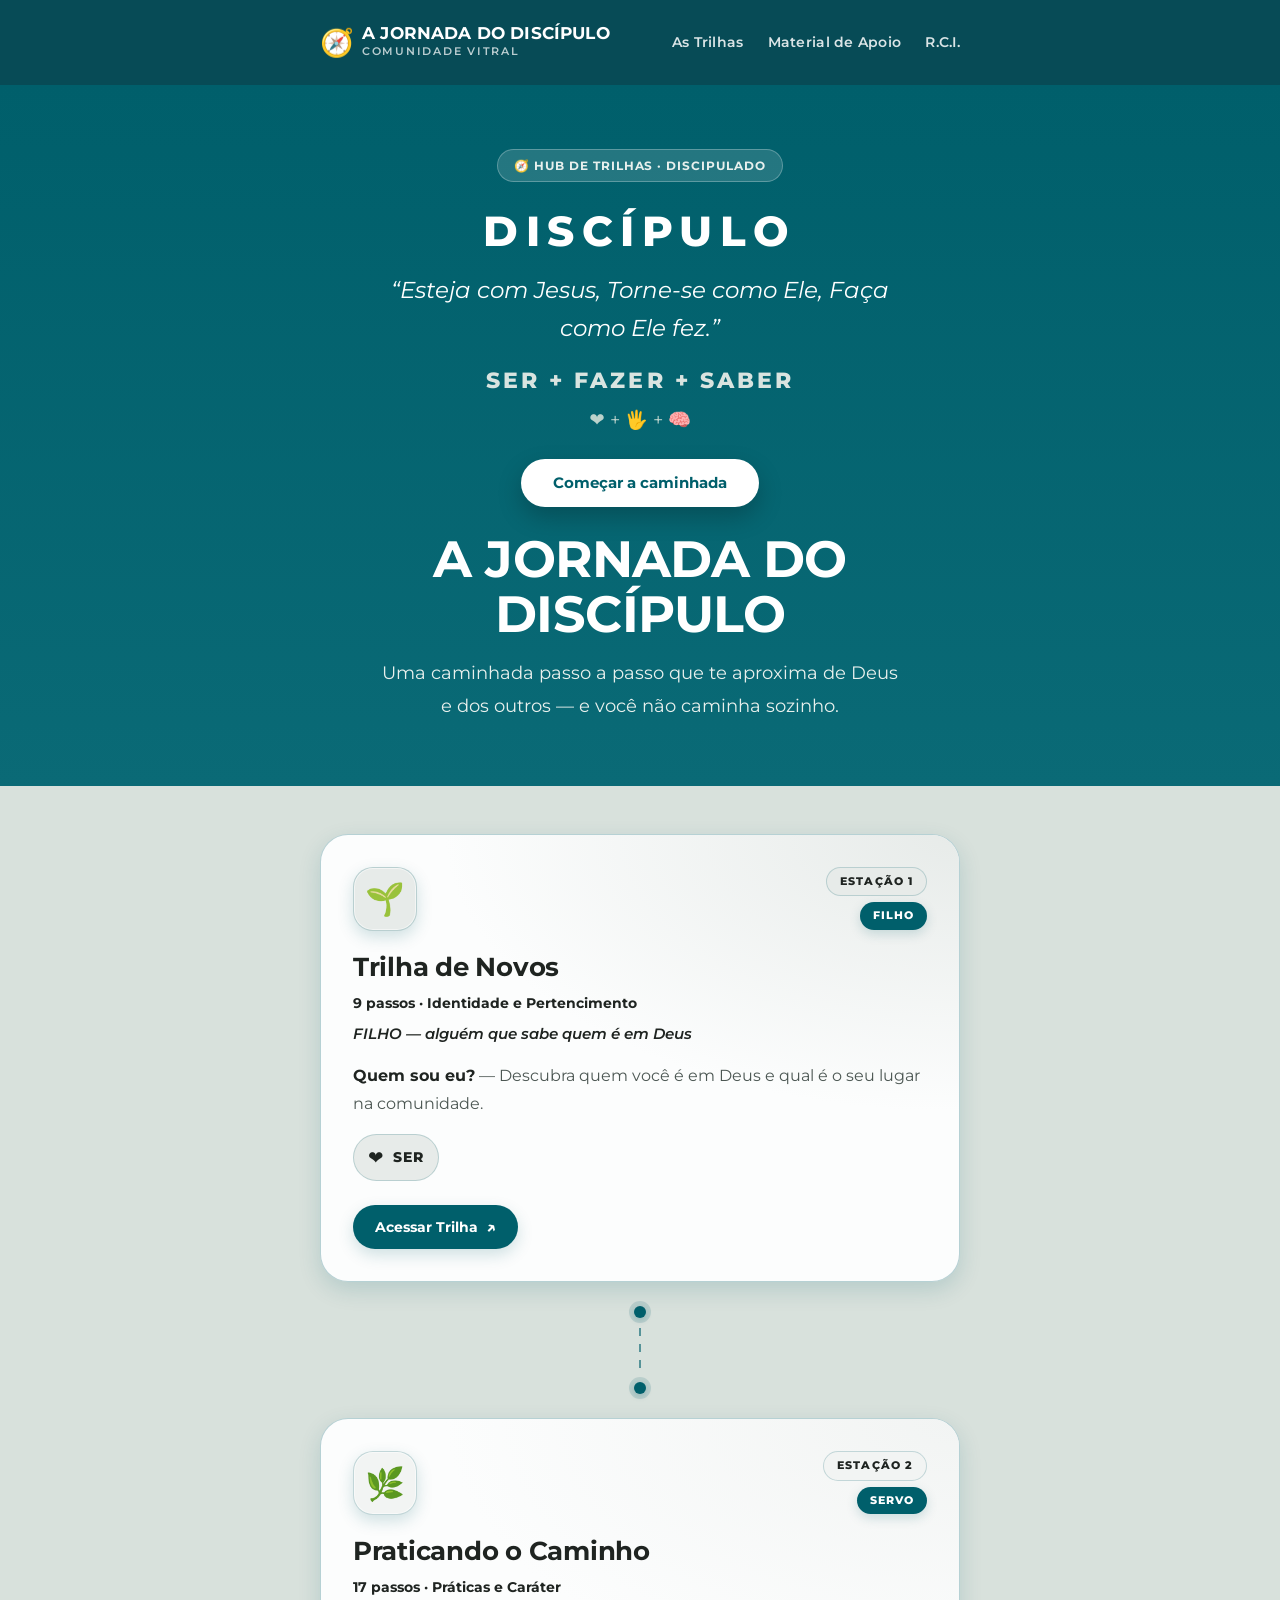
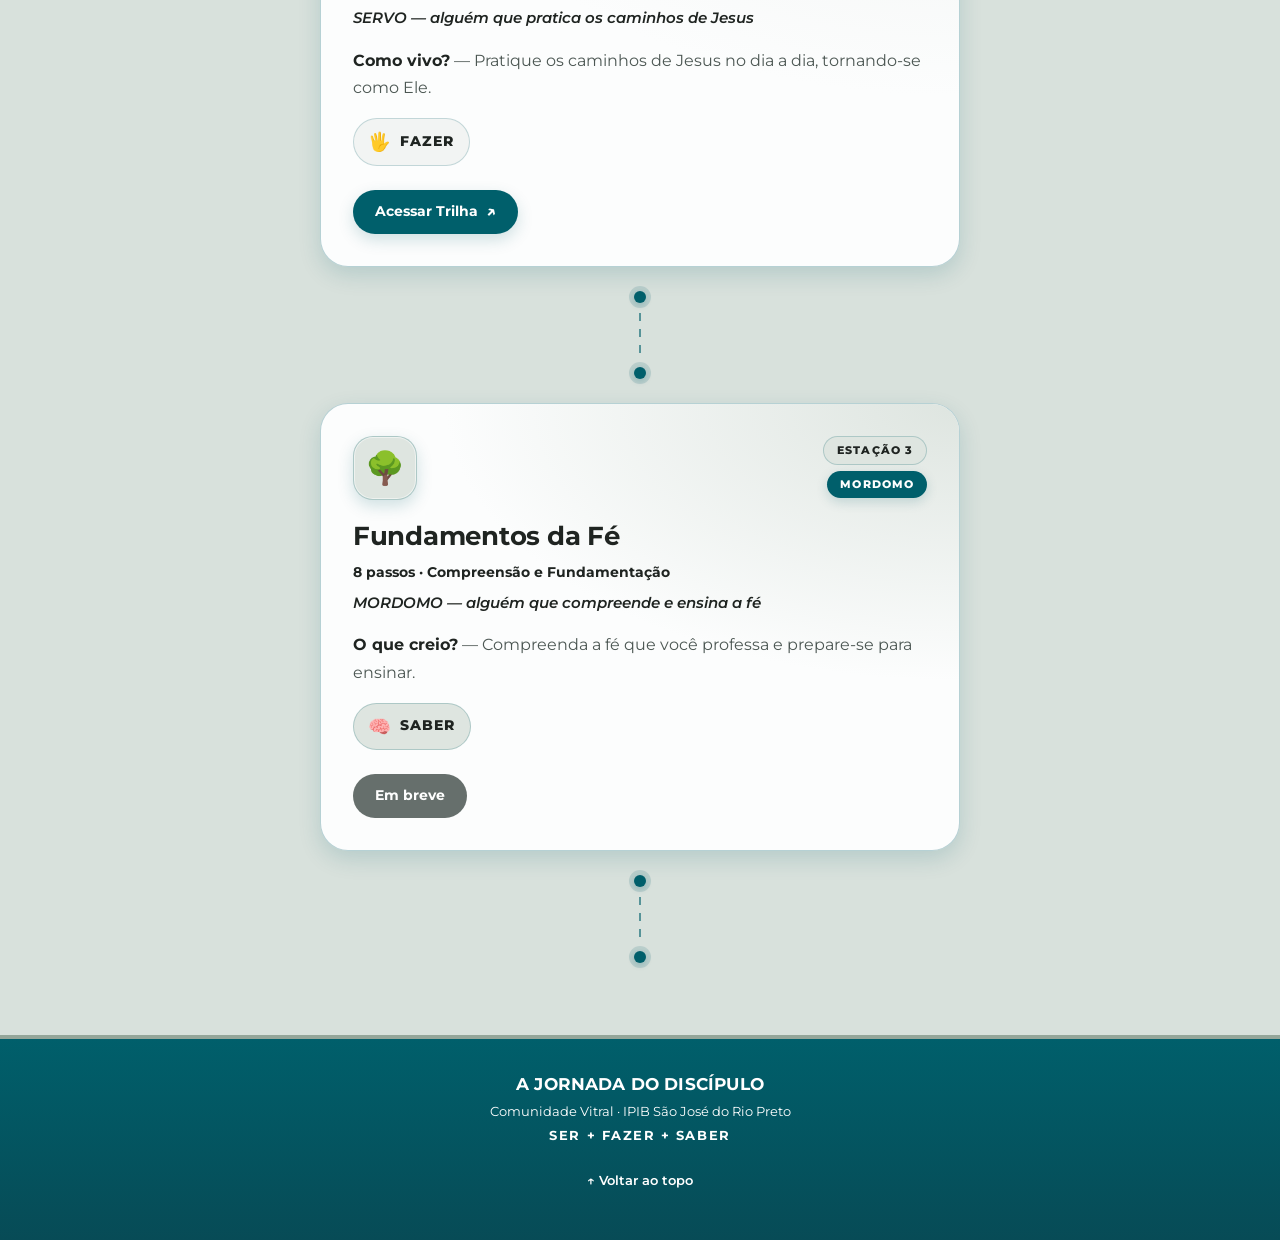
<file: index.html>
<!DOCTYPE html>
<html lang="pt-BR">
<head>
  <meta charset="UTF-8" />
  <meta name="viewport" content="width=device-width, initial-scale=1.0" />
  <title>A Jornada do Discípulo · Comunidade Vitral</title>
  <meta name="description" content="Hub das trilhas da Jornada do Discípulo na Comunidade Vitral: Trilha de Novos, Praticando o Caminho e Fundamentos da Fé. Uma caminhada passo a passo que te aproxima de Deus e dos outros." />
  <meta property="og:title" content="A Jornada do Discípulo · Comunidade Vitral" />
  <meta property="og:description" content="Uma caminhada passo a passo que te aproxima de Deus e dos outros — e você não caminha sozinho." />
  <meta property="og:type" content="website" />
  <meta property="og:url" content="https://ismaelmmachado.github.io/trilhas_discipulado" />
  <meta name="twitter:card" content="summary" />
  <meta property="og:image" content="https://ismaelmmachado.github.io/trilhas_discipulado/og-image.svg" />
  <link rel="icon" href="favicon.svg" type="image/svg+xml" />
  <link rel="preconnect" href="https://fonts.googleapis.com" />
  <link rel="preconnect" href="https://fonts.gstatic.com" crossorigin />
  <link rel="stylesheet" href="https://fonts.googleapis.com/css2?family=Montserrat:ital,wght@0,400;0,500;0,600;0,700;0,800;1,400;1,500;1,600&display=swap" media="print" onload="this.media='all'" />
  <noscript><link rel="stylesheet" href="https://fonts.googleapis.com/css2?family=Montserrat:ital,wght@0,400;0,500;0,600;0,700;0,800;1,400;1,500;1,600&display=swap" /></noscript>
  <link rel="stylesheet" href="css/tokens.css" />
  <link rel="stylesheet" href="css/estilo.css" />
</head>
<body>
  <a class="skip-link" href="#trilhas">Ir para as trilhas</a>

  <header class="hub-header" role="banner">
    <div class="container header-inner">
      <a href="index.html" class="hub-brand" aria-label="A Jornada do Discípulo — Página inicial">
        <span class="hub-brand-icon" aria-hidden="true">🧭</span>
        <span class="hub-brand-text">
          <span class="hub-brand-title">A Jornada do Discípulo</span>
          <span class="hub-brand-sub">Comunidade Vitral</span>
        </span>
      </a>
      <nav class="nav" role="navigation" aria-label="Navegação principal">
        <a href="#trilhas">As Trilhas</a>
        <a href="material-de-apoio.html">Material de Apoio</a>
        <a href="rci.html">R.C.I.</a>
      </nav>
    </div>
  </header>

  <main id="main">
    <section class="hero">
      <div class="container">
        <span class="hero-eyebrow">🧭 Hub de Trilhas · Discipulado</span>
        <p class="hero-destino">DISCÍPULO</p>
        <p class="hero-frase">“Esteja com Jesus, Torne-se como Ele, Faça como Ele fez.”</p>
        <p class="hero-formula">SER + FAZER + SABER</p>
        <p class="hero-iconos" aria-hidden="true">❤️ + 🖐️ + 🧠</p>
        <a href="#trilhas" class="btn btn-hero">Começar a caminhada</a>
        <h1>A Jornada do Discípulo</h1>
        <p class="hero-subtitle">
          Uma caminhada passo a passo que te aproxima de Deus e dos outros — e você não caminha sozinho.
        </p>
      </div>
    </section>

    <section id="trilhas" class="jornada" aria-labelledby="jornada-titulo">
      <div class="container jornada-inner">
        <h2 id="jornada-titulo" class="visually-hidden">As três estações da jornada</h2>

        <article class="estacao" data-etapa="1">
          <div class="estacao-card">
            <div class="estacao-topo">
              <span class="estacao-icono" aria-hidden="true">🌱</span>
              <span class="estacao-badges">
                <span class="etiqueta etiqueta-etapa">Estação 1</span>
                <span class="etiqueta etiqueta-papel">FILHO</span>
              </span>
            </div>
            <h3>Trilha de Novos</h3>
            <p class="estacao-sub">9 passos · Identidade e Pertencimento</p>
            <p class="estacao-papel">FILHO — alguém que sabe quem é em Deus</p>
            <p class="estacao-pergunta"><strong>Quem sou eu?</strong> — Descubra quem você é em Deus e qual é o seu lugar na comunidade.</p>
            <span class="estacao-pilar"><span aria-hidden="true">❤️</span> SER</span>
            <span class="estacao-acoes">
              <a class="estacao-cta" href="https://ismaelmmachado.github.io/trilha_de_novos/index.html" target="_blank" rel="noopener">
                Acessar Trilha<span class="estacao-link-hint" aria-hidden="true">↗</span>
              </a>
            </span>
          </div>
        </article>

        <div class="conector" role="presentation" aria-hidden="true">
          <span class="conector-dot"></span>
          <span class="conector-linha"></span>
          <span class="conector-dot"></span>
        </div>

        <article class="estacao" data-etapa="2">
          <div class="estacao-card">
            <div class="estacao-topo">
              <span class="estacao-icono" aria-hidden="true">🌿</span>
              <span class="estacao-badges">
                <span class="etiqueta etiqueta-etapa">Estação 2</span>
                <span class="etiqueta etiqueta-papel">SERVO</span>
              </span>
            </div>
            <h3>Praticando o Caminho</h3>
            <p class="estacao-sub">17 passos · Práticas e Caráter</p>
            <p class="estacao-papel">SERVO — alguém que pratica os caminhos de Jesus</p>
            <p class="estacao-pergunta"><strong>Como vivo?</strong> — Pratique os caminhos de Jesus no dia a dia, tornando-se como Ele.</p>
            <span class="estacao-pilar"><span aria-hidden="true">🖐️</span> FAZER</span>
            <span class="estacao-acoes">
              <a class="estacao-cta" href="https://ismaelmmachado.github.io/trilha_praticando_o_caminho/index.html" target="_blank" rel="noopener">
                Acessar Trilha<span class="estacao-link-hint" aria-hidden="true">↗</span>
              </a>
            </span>
          </div>
        </article>

        <div class="conector" role="presentation" aria-hidden="true">
          <span class="conector-dot"></span>
          <span class="conector-linha"></span>
          <span class="conector-dot"></span>
        </div>

        <article class="estacao" data-etapa="3">
          <div class="estacao-card estacao-card-disabled">
            <div class="estacao-topo">
              <span class="estacao-icono" aria-hidden="true">🌳</span>
              <span class="estacao-badges">
                <span class="etiqueta etiqueta-etapa">Estação 3</span>
                <span class="etiqueta etiqueta-papel">MORDOMO</span>
              </span>
            </div>
            <h3>Fundamentos da Fé</h3>
            <p class="estacao-sub">8 passos · Compreensão e Fundamentação</p>
            <p class="estacao-papel">MORDOMO — alguém que compreende e ensina a fé</p>
            <p class="estacao-pergunta"><strong>O que creio?</strong> — Compreenda a fé que você professa e prepare-se para ensinar.</p>
            <span class="estacao-pilar"><span aria-hidden="true">🧠</span> SABER</span>
            <span class="estacao-acoes">
              <span class="estacao-cta estacao-cta-disabled" aria-disabled="true">Em breve</span>
            </span>
          </div>
        </article>

        <div class="conector" role="presentation" aria-hidden="true">
          <span class="conector-dot"></span>
          <span class="conector-linha"></span>
          <span class="conector-dot"></span>
        </div>
      </div>
    </section>
  </main>

  <footer class="site-footer" role="contentinfo">
    <div class="container">
      <strong>A Jornada do Discípulo</strong>
      <p>Comunidade Vitral · IPIB São José do Rio Preto</p>
      <p class="footer-frase">SER + FAZER + SABER</p>
      <a href="#main" class="back-to-top" aria-label="Voltar ao topo">↑ Voltar ao topo</a>
    </div>
  </footer>
</body>
</html>
</file>
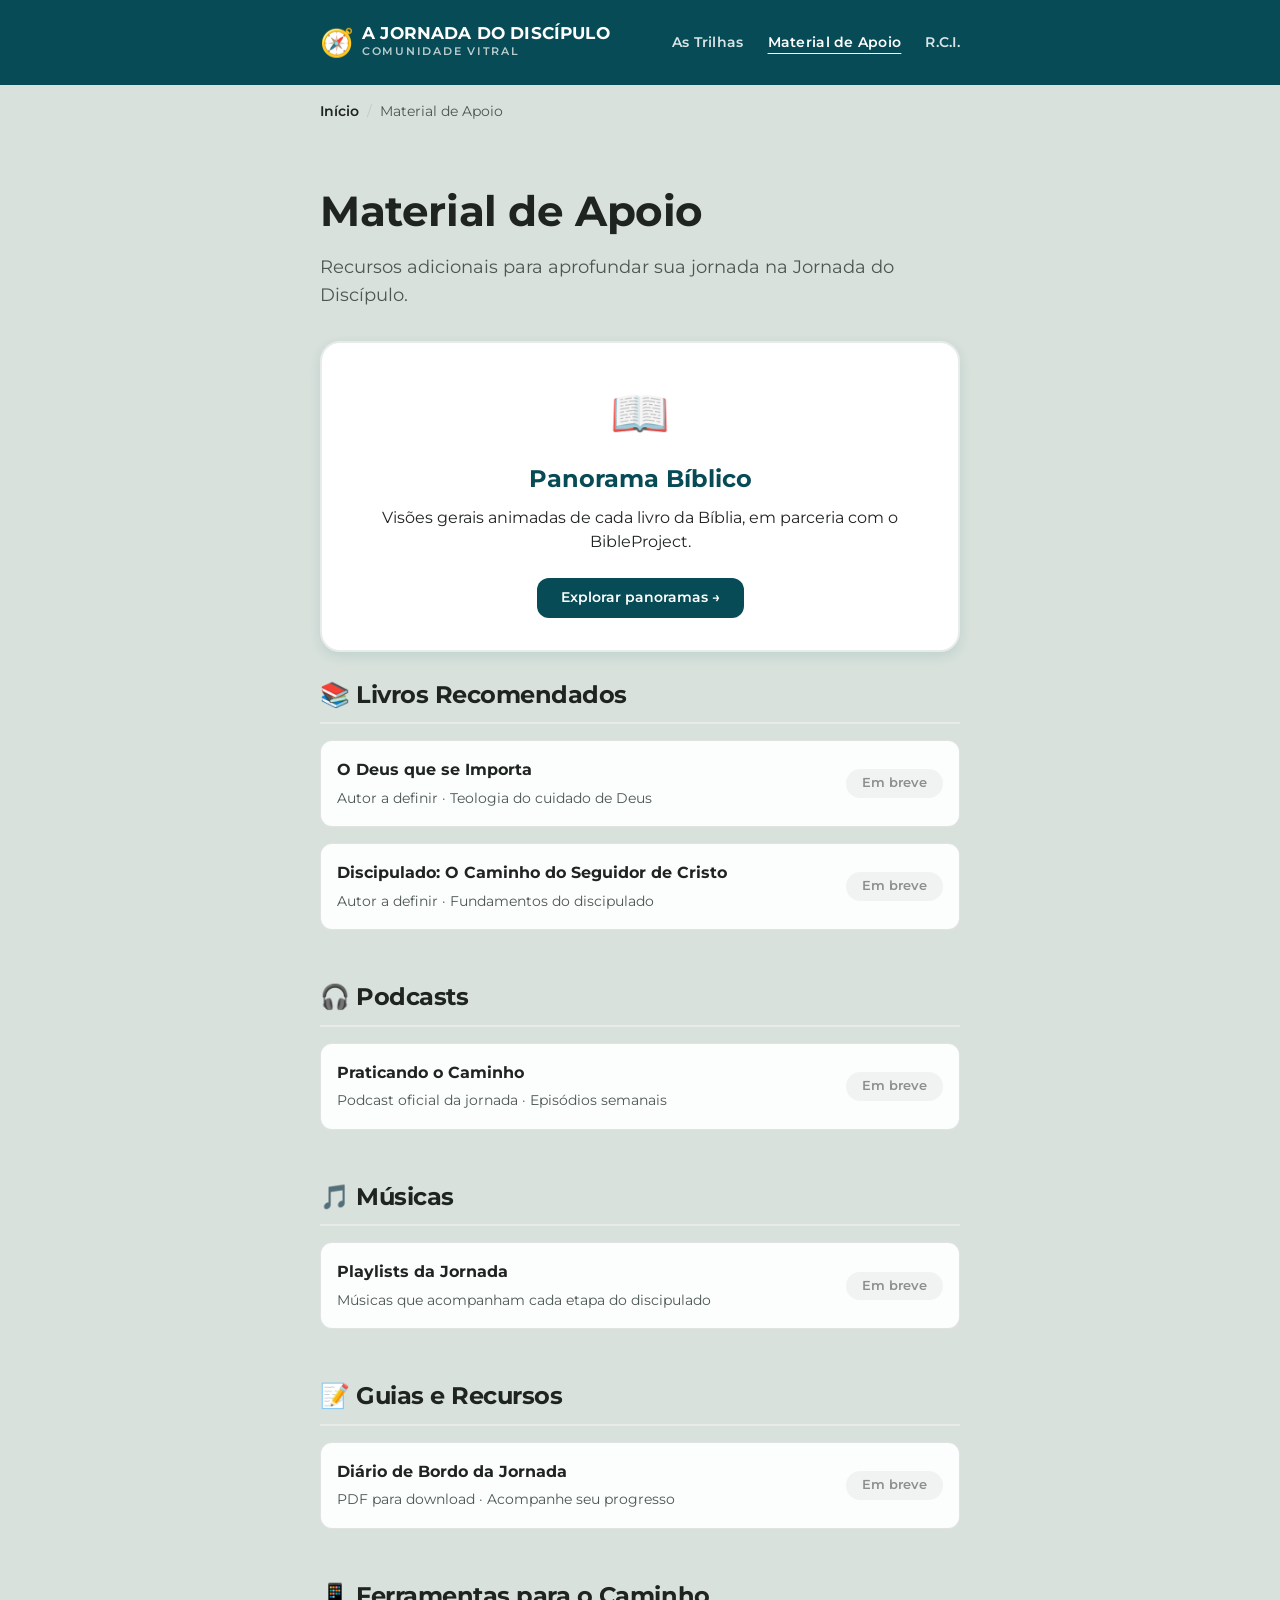
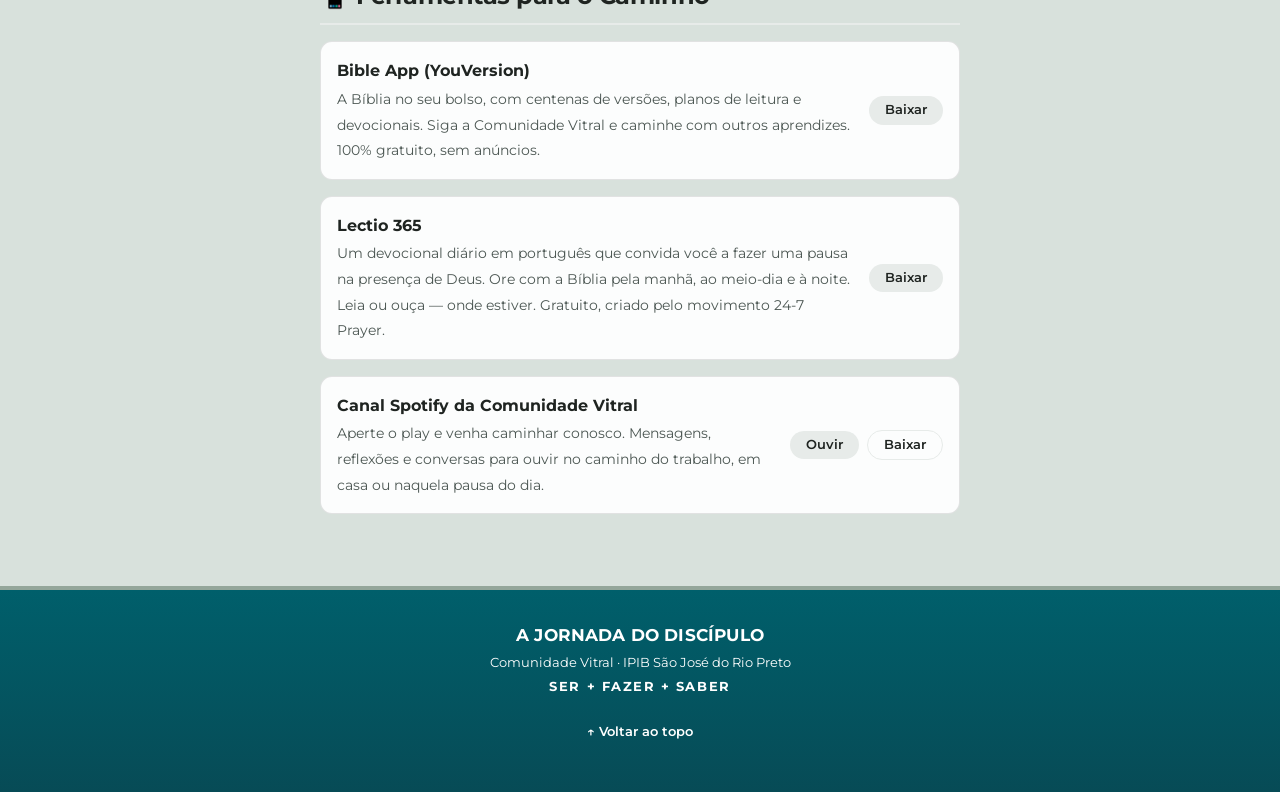
<file: material-de-apoio.html>
<!DOCTYPE html>
<html lang="pt-BR" data-etapa="1">
<head>
  <meta charset="UTF-8" />
  <meta name="viewport" content="width=device-width, initial-scale=1.0" />
  <title>Material de Apoio · A Jornada do Discípulo</title>
  <meta name="description" content="Materiais de apoio para aprofundar os temas da Jornada do Discípulo na Comunidade Vitral." />
  <meta property="og:title" content="Material de Apoio · A Jornada do Discípulo" />
  <meta property="og:description" content="Materiais de apoio para aprofundar os temas da Jornada do Discípulo na Comunidade Vitral." />
  <meta property="og:type" content="website" />
  <meta property="og:url" content="https://ismaelmmachado.github.io/trilhas_discipulado/material-de-apoio.html" />
  <meta name="twitter:card" content="summary" />
  <meta property="og:image" content="https://ismaelmmachado.github.io/trilhas_discipulado/og-image.svg" />
  <link rel="icon" href="favicon.svg" type="image/svg+xml" />
  <link rel="preconnect" href="https://fonts.googleapis.com" />
  <link rel="preconnect" href="https://fonts.gstatic.com" crossorigin />
  <link rel="stylesheet" href="https://fonts.googleapis.com/css2?family=Montserrat:ital,wght@0,400;0,500;0,600;0,700;0,800;1,400;1,500;1,600&display=swap" media="print" onload="this.media='all'" />
  <noscript><link rel="stylesheet" href="https://fonts.googleapis.com/css2?family=Montserrat:ital,wght@0,400;0,500;0,600;0,700;0,800;1,400;1,500;1,600&display=swap" /></noscript>
  <link rel="stylesheet" href="css/tokens.css" />
  <link rel="stylesheet" href="css/estilo.css" />
  <link rel="stylesheet" href="css/material-de-apoio.css" />
</head>
<body>
  <a class="skip-link" href="#main">Ir para o conteúdo</a>

  <header class="hub-header" role="banner">
    <div class="container header-inner">
      <a href="index.html" class="hub-brand" aria-label="A Jornada do Discípulo — Página inicial">
        <span class="hub-brand-icon" aria-hidden="true">🧭</span>
        <span class="hub-brand-text">
          <span class="hub-brand-title">A Jornada do Discípulo</span>
          <span class="hub-brand-sub">Comunidade Vitral</span>
        </span>
      </a>
      <nav class="nav" role="navigation" aria-label="Navegação principal">
        <a href="index.html#trilhas">As Trilhas</a>
        <a href="material-de-apoio.html" class="active" aria-current="page">Material de Apoio</a>
        <a href="rci.html">R.C.I.</a>
      </nav>
    </div>
  </header>

  <div class="container">
    <nav class="breadcrumb" aria-label="Breadcrumb">
      <a href="index.html">Início</a>
      <span class="breadcrumb-sep" aria-hidden="true">/</span>
      <span>Material de Apoio</span>
    </nav>
  </div>

  <main id="main">
    <div class="container apoio-main">
      <div class="page-header apoio-header">
        <h1>Material de Apoio</h1>
        <p class="apoio-subtitle">Recursos adicionais para aprofundar sua jornada na Jornada do Discípulo.</p>
      </div>

      <div class="apoio-grid">
        <a href="panorama-biblico.html" class="card-destaque">
          <span class="icone">📖</span>
          <h3>Panorama Bíblico</h3>
          <p>Visões gerais animadas de cada livro da Bíblia, em parceria com o BibleProject.</p>
          <span class="cta">Explorar panoramas →</span>
        </a>

        <div class="apoio-categoria">
          <h2>📚 Livros Recomendados</h2>
          <div class="apoio-lista">
            <div class="apoio-item">
              <div class="apoio-item-info">
                <strong>O Deus que se Importa</strong>
                <span>Autor a definir · Teologia do cuidado de Deus</span>
              </div>
              <span class="apoio-link apoio-em-breve">Em breve</span>
            </div>
            <div class="apoio-item">
              <div class="apoio-item-info">
                <strong>Discipulado: O Caminho do Seguidor de Cristo</strong>
                <span>Autor a definir · Fundamentos do discipulado</span>
              </div>
              <span class="apoio-link apoio-em-breve">Em breve</span>
            </div>
          </div>
        </div>

        <div class="apoio-categoria">
          <h2>🎧 Podcasts</h2>
          <div class="apoio-lista">
            <div class="apoio-item">
              <div class="apoio-item-info">
                <strong>Praticando o Caminho</strong>
                <span>Podcast oficial da jornada · Episódios semanais</span>
              </div>
              <span class="apoio-link apoio-em-breve">Em breve</span>
            </div>
          </div>
        </div>

        <div class="apoio-categoria">
          <h2>🎵 Músicas</h2>
          <div class="apoio-lista">
            <div class="apoio-item">
              <div class="apoio-item-info">
                <strong>Playlists da Jornada</strong>
                <span>Músicas que acompanham cada etapa do discipulado</span>
              </div>
              <span class="apoio-link apoio-em-breve">Em breve</span>
            </div>
          </div>
        </div>

        <div class="apoio-categoria">
          <h2>📝 Guias e Recursos</h2>
          <div class="apoio-lista">
            <div class="apoio-item">
              <div class="apoio-item-info">
                <strong>Diário de Bordo da Jornada</strong>
                <span>PDF para download · Acompanhe seu progresso</span>
              </div>
              <span class="apoio-link apoio-em-breve">Em breve</span>
            </div>
          </div>
        </div>

        <div class="apoio-categoria">
          <h2>📱 Ferramentas para o Caminho</h2>
          <div class="apoio-lista">
            <div class="apoio-item">
              <div class="apoio-item-info">
                <strong>Bible App (YouVersion)</strong>
                <span>A Bíblia no seu bolso, com centenas de versões, planos de leitura e devocionais. Siga a Comunidade Vitral e caminhe com outros aprendizes. 100% gratuito, sem anúncios.</span>
              </div>
              <a class="apoio-link" href="https://www.bible.com/organizations/79172d03-a943-4051-aebf-285b525546f1" target="_blank" rel="noopener noreferrer">Baixar</a>
            </div>
            <div class="apoio-item">
              <div class="apoio-item-info">
                <strong>Lectio 365</strong>
                <span>Um devocional diário em português que convida você a fazer uma pausa na presença de Deus. Ore com a Bíblia pela manhã, ao meio-dia e à noite. Leia ou ouça — onde estiver. Gratuito, criado pelo movimento 24-7 Prayer.</span>
              </div>
              <a class="apoio-link" href="https://lectio365.com/pt-br/o-aplicativo/" target="_blank" rel="noopener noreferrer">Baixar</a>
            </div>
            <div class="apoio-item">
              <div class="apoio-item-info">
                <strong>Canal Spotify da Comunidade Vitral</strong>
                <span>Aperte o play e venha caminhar conosco. Mensagens, reflexões e conversas para ouvir no caminho do trabalho, em casa ou naquela pausa do dia.</span>
              </div>
              <div class="apoio-acoes">
                <a class="apoio-link" href="https://open.spotify.com/show/1prjsrcxPho9otrP1VUWT4" target="_blank" rel="noopener noreferrer">Ouvir</a>
                <a class="apoio-link is-secondary" href="https://www.spotify.com/download/" target="_blank" rel="noopener noreferrer">Baixar</a>
              </div>
            </div>
          </div>
        </div>
      </div>
    </div>
  </main>

  <footer class="site-footer" role="contentinfo">
    <div class="container">
      <strong>A Jornada do Discípulo</strong>
      <p>Comunidade Vitral · IPIB São José do Rio Preto</p>
      <p class="footer-frase">SER + FAZER + SABER</p>
      <a href="#main" class="back-to-top" aria-label="Voltar ao topo">↑ Voltar ao topo</a>
    </div>
  </footer>
</body>
</html>
</file>
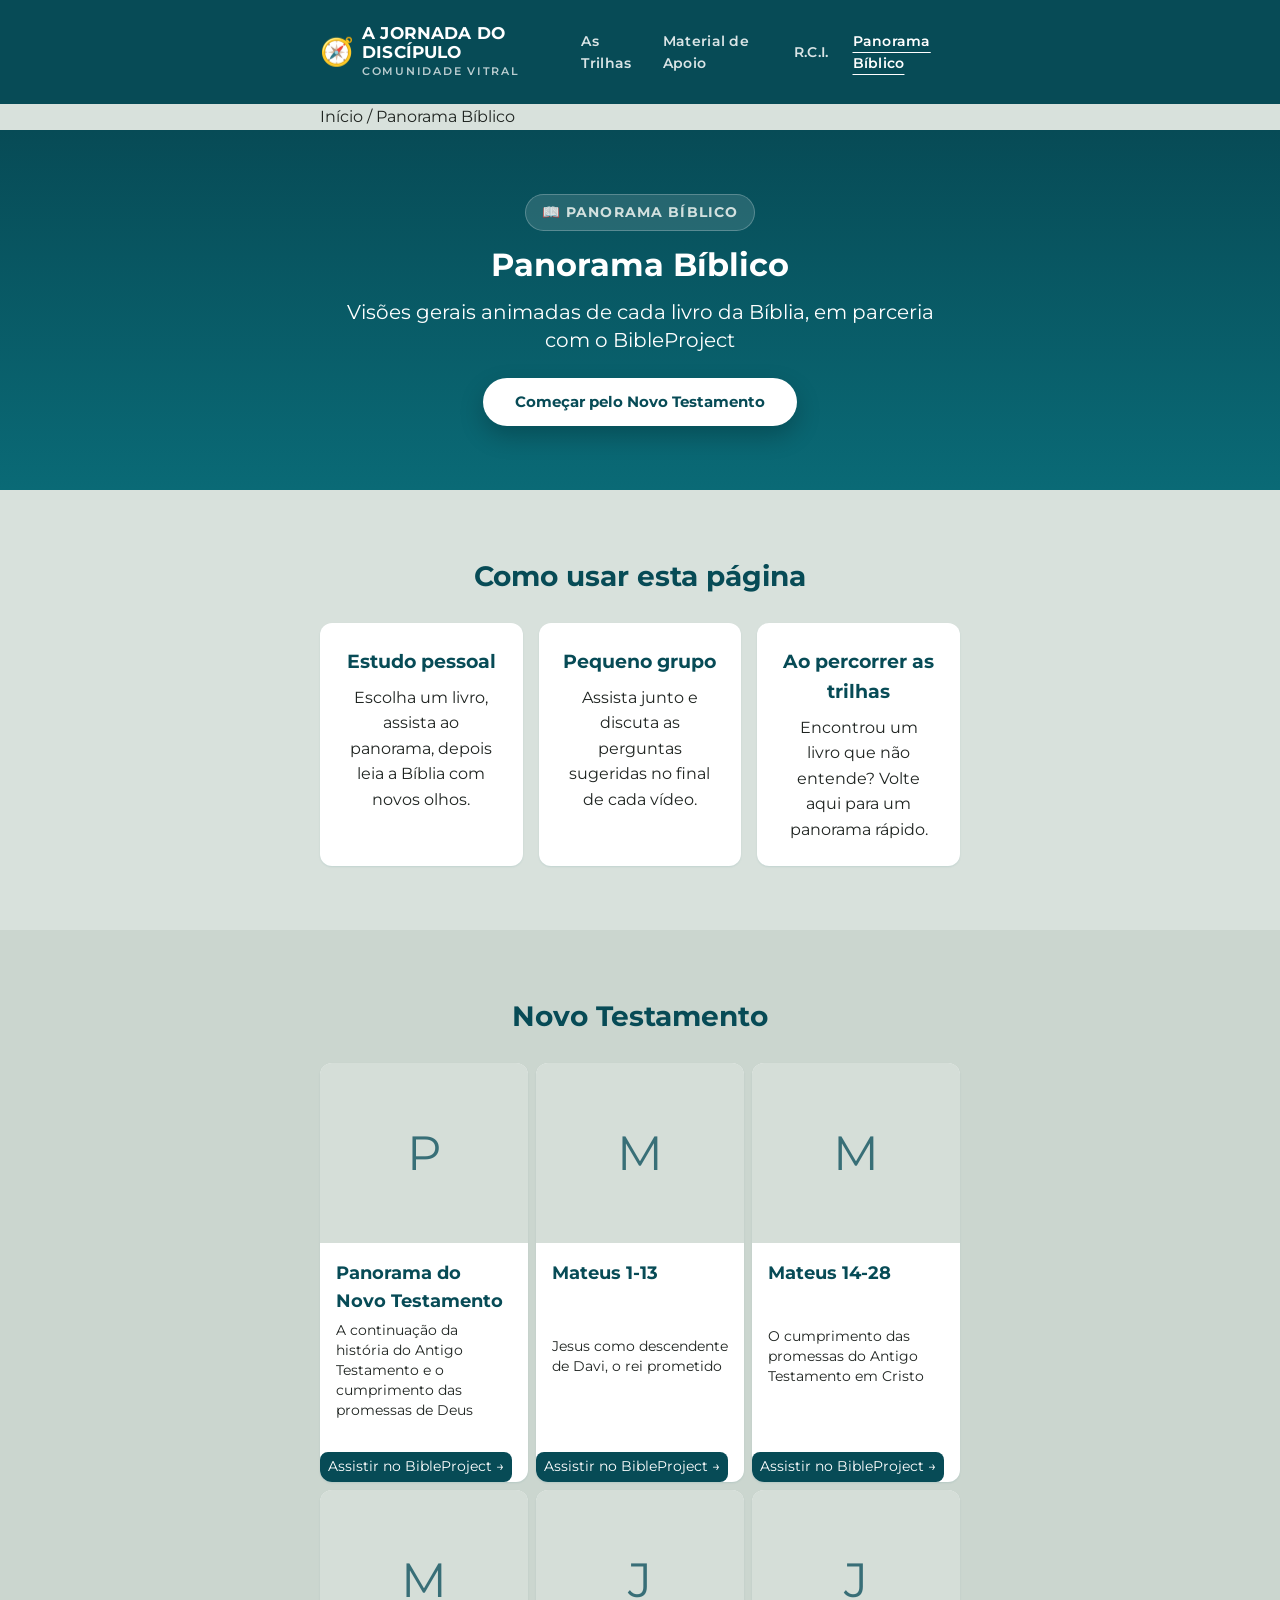
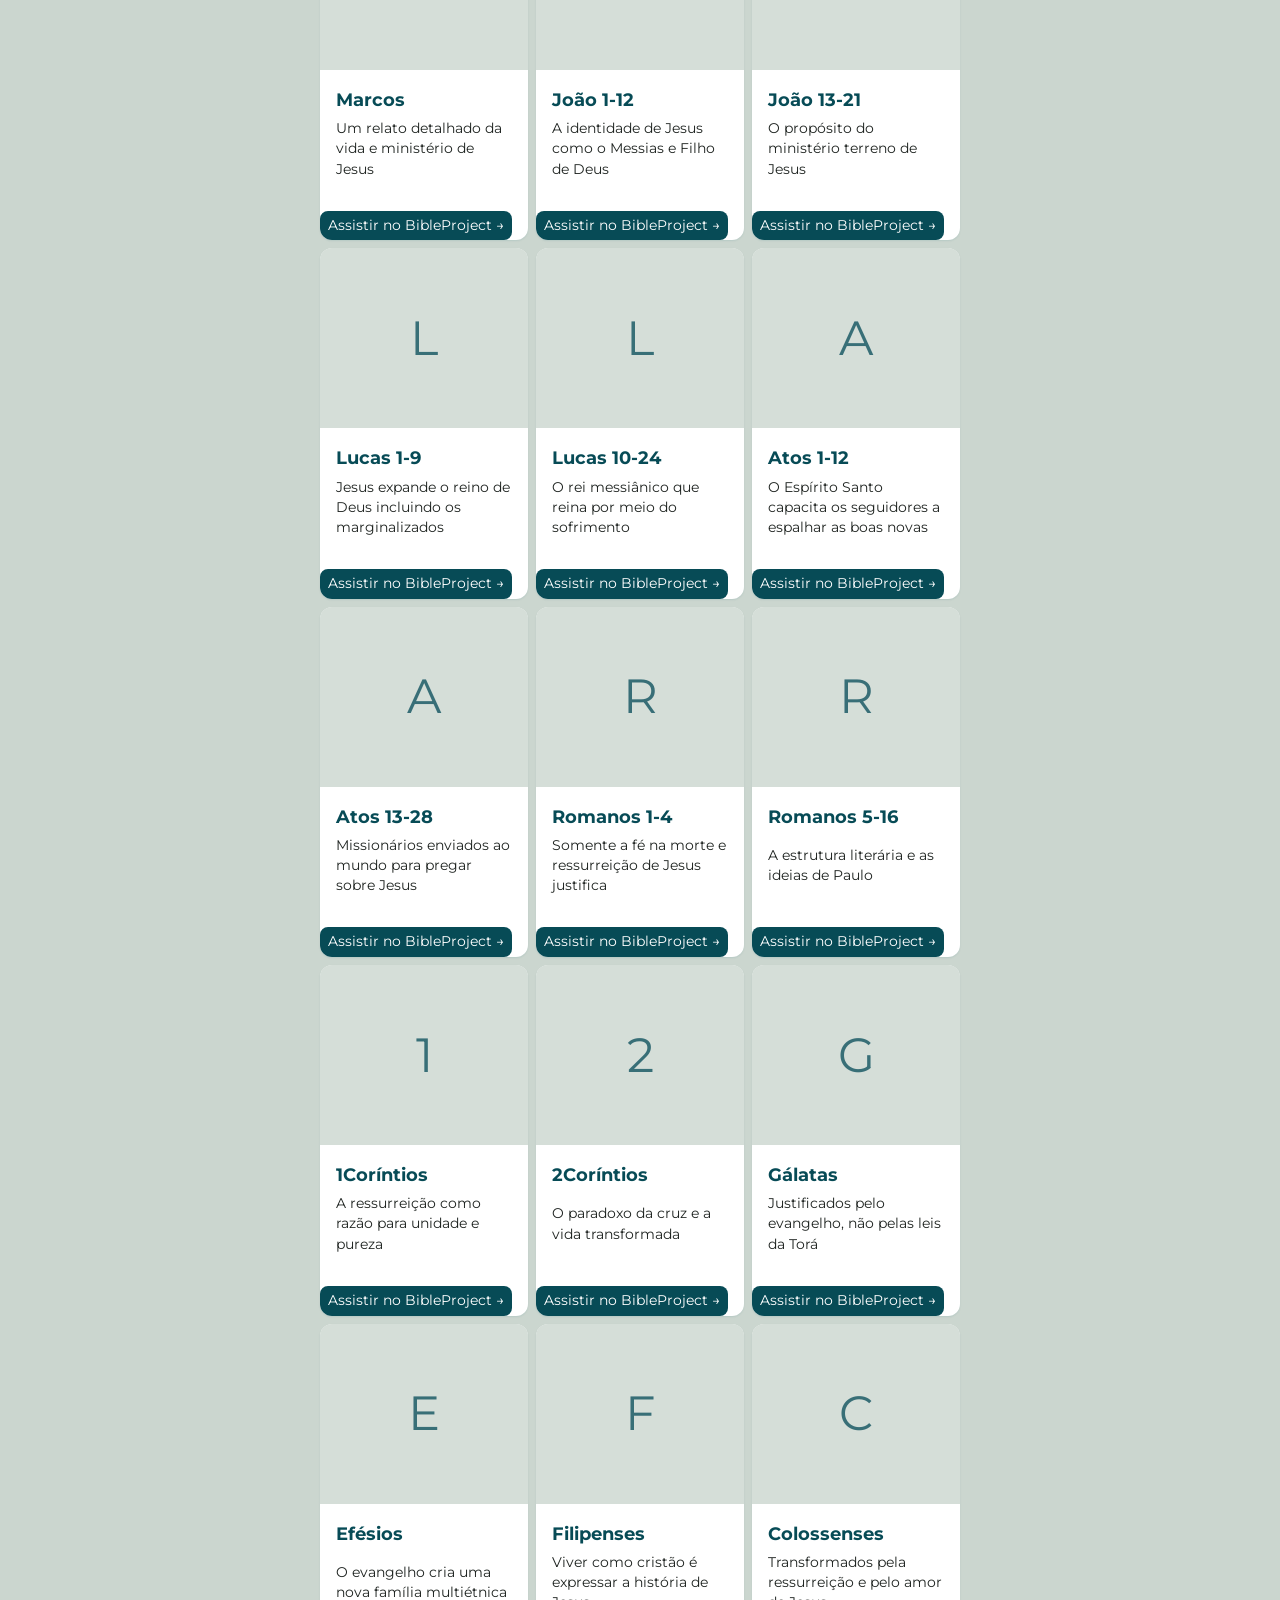
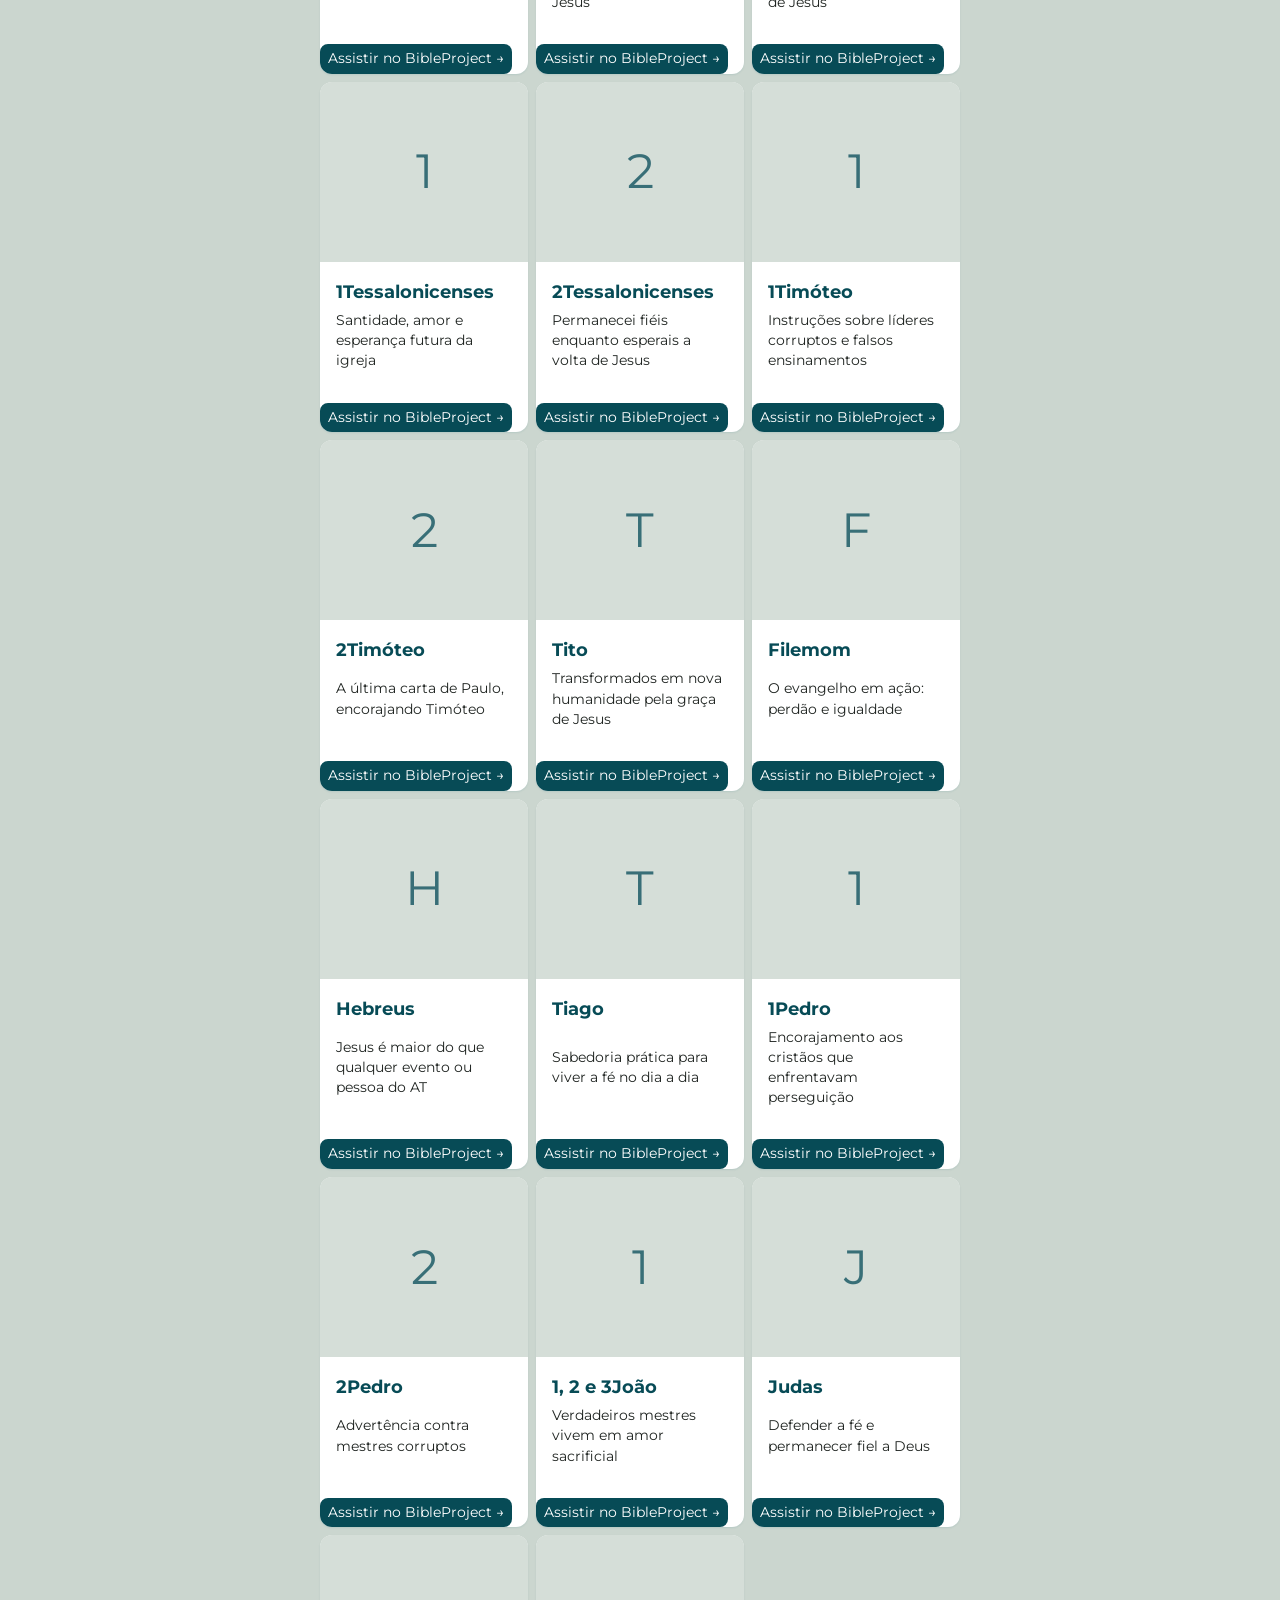
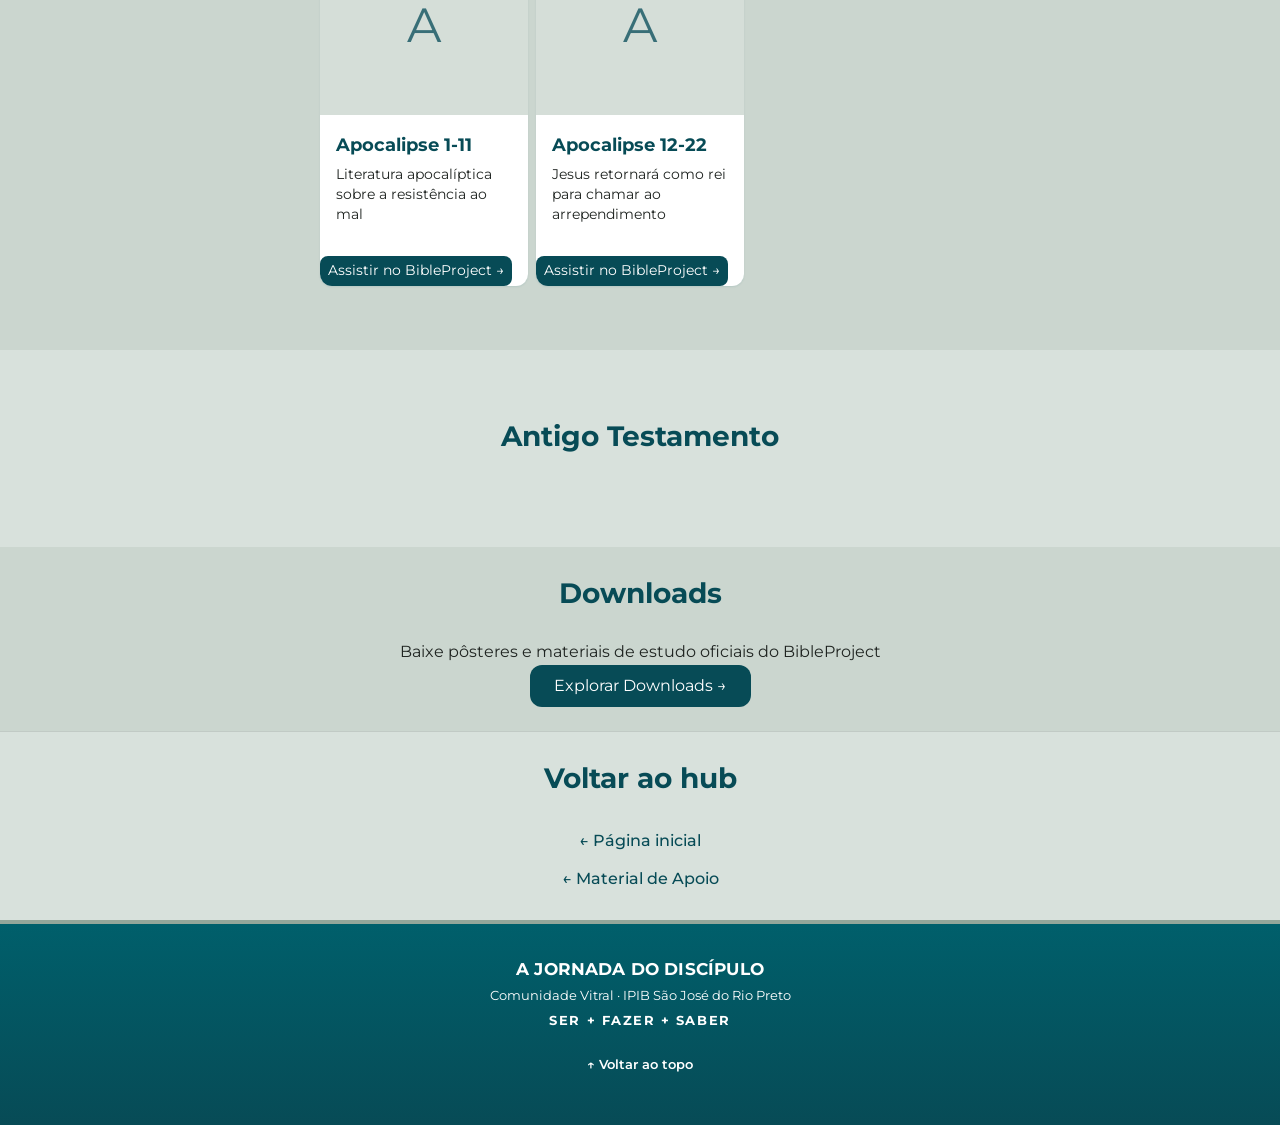
<file: panorama-biblico.html>
<!DOCTYPE html>
<html lang="pt-BR">
<head>
  <meta charset="UTF-8" />
  <meta name="viewport" content="width=device-width, initial-scale=1.0" />
  <title>Panorama Bíblico · A Jornada do Discípulo</title>
  <meta name="description" content="Visões gerais animadas de cada livro da Bíblia, em parceria com o BibleProject" />
  <meta property="og:title" content="Panorama Bíblico · A Jornada do Discípulo" />
  <meta property="og:description" content="Visões gerais animadas de cada livro da Bíblia, em parceria com o BibleProject" />
  <meta property="og:type" content="website" />
  <meta property="og:url" content="https://ismaelmmachado.github.io/trilhas_discipulado/panorama-biblico.html" />
  <meta name="twitter:card" content="summary" />
  <meta property="og:image" content="https://ismaelmmachado.github.io/trilhas_discipulado/og-image.svg" />
  <link rel="icon" href="favicon.svg" type="image/svg+xml" />
  <link rel="preconnect" href="https://fonts.googleapis.com" />
  <link rel="preconnect" href="https://fonts.gstatic.com" crossorigin />
  <link rel="stylesheet" href="https://fonts.googleapis.com/css2?family=Montserrat:ital,wght@0,400;0,500;0,600;0,700;0,800;1,400;1,500;1,600&display=swap" media="print" onload="this.media='all'" />
  <noscript><link rel="stylesheet" href="https://fonts.googleapis.com/css2?family=Montserrat:ital,wght@0,400;0,500;0,600;0,700;0,800;1,400;1,500;1,600&display=swap" /></noscript>
  <link rel="stylesheet" href="css/tokens.css" />
  <link rel="stylesheet" href="css/estilo.css" />
  <link rel="stylesheet" href="css/panorama.css" />
</head>
<body>
  <a class="skip-link" href="#main">Ir para o conteúdo</a>

  <header class="hub-header" role="banner">
    <div class="container header-inner">
      <a href="index.html" class="hub-brand" aria-label="A Jornada do Discípulo — Página inicial">
        <span class="hub-brand-icon" aria-hidden="true">🧭</span>
        <span class="hub-brand-text">
          <span class="hub-brand-title">A Jornada do Discípulo</span>
          <span class="hub-brand-sub">Comunidade Vitral</span>
        </span>
      </a>
      <nav class="nav" role="navigation" aria-label="Navegação principal">
        <a href="index.html#trilhas">As Trilhas</a>
        <a href="material-de-apoio.html">Material de Apoio</a>
        <a href="rci.html">R.C.I.</a>
        <a href="panorama-biblico.html" class="active" aria-current="page">Panorama Bíblico</a>
      </nav>
    </div>
  </header>

  <main id="main">
    <!-- Breadcrumb -->
    <div class="container">
      <nav class="breadcrumb" aria-label="Breadcrumb">
        <a href="index.html">Início</a>
        <span class="breadcrumb-sep" aria-hidden="true">/</span>
        <span>Panorama Bíblico</span>
      </nav>
    </div>

    <!-- Hero -->
    <section class="panorama-hero">
      <div class="container">
        <span class="hero-eyebrow">📖 Panorama Bíblico</span>
        <h1 class="hero-titulo">Panorama Bíblico</h1>
        <p class="hero-subtitulo">Visões gerais animadas de cada livro da Bíblia, em parceria com o BibleProject</p>
        <a href="#nt" class="btn btn-hero">Começar pelo Novo Testamento</a>
      </div>
    </section>

    <!-- Como usar -->
    <section class="panorama-section">
      <div class="container">
        <h2 class="section-title">Como usar esta página</h2>
        <div class="panorama-uso-grid">
          <div class="panorama-uso-card">
            <h3>Estudo pessoal</h3>
            <p>Escolha um livro, assista ao panorama, depois leia a Bíblia com novos olhos.</p>
          </div>
          <div class="panorama-uso-card">
            <h3>Pequeno grupo</h3>
            <p>Assista junto e discuta as perguntas sugeridas no final de cada vídeo.</p>
          </div>
          <div class="panorama-uso-card">
            <h3>Ao percorrer as trilhas</h3>
            <p>Encontrou um livro que não entende? Volte aqui para um panorama rápido.</p>
          </div>
        </div>
      </div>
    </section>

    <!-- Novo Testamento -->
    <section class="panorama-section" id="nt">
      <div class="container">
        <h2 class="section-title">Novo Testamento</h2>
        <div class="panorama-livros-grid" id="grid-nt">
          <!-- Cards serão inseridos dinamicamente pelo JavaScript -->
        </div>
      </div>
    </section>

    <!-- Antigo Testamento -->
    <section class="panorama-section" id="at">
      <div class="container">
        <h2 class="section-title">Antigo Testamento</h2>
        <div class="panorama-livros-grid" id="grid-at">
          <!-- Cards serão inseridos dinamicamente pelo JavaScript -->
        </div>
      </div>
    </section>

    <!-- Downloads -->
    <section class="panorama-section panorama-downloads">
      <div class="container">
        <h2 class="section-title">Downloads</h2>
        <p>Baixe pôsteres e materiais de estudo oficiais do BibleProject</p>
        <a href="https://bibleproject.com/pt-br/downloads/" class="panorama-downloads-link" target="_blank" rel="noopener noreferrer">
          Explorar Downloads →
        </a>
      </div>
    </section>

    <!-- Voltar ao hub -->
    <section class="panorama-section panorama-voltar">
      <div class="container">
        <h2 class="section-title">Voltar ao hub</h2>
        <div class="panorama-voltar-links">
          <a href="index.html">← Página inicial</a>
          <a href="material-de-apoio.html">← Material de Apoio</a>
        </div>
      </div>
    </section>
  </main>

  <footer class="site-footer" role="contentinfo">
    <div class="container">
      <strong>A Jornada do Discípulo</strong>
      <p>Comunidade Vitral · IPIB São José do Rio Preto</p>
      <p class="footer-frase">SER + FAZER + SABER</p>
      <a href="#main" class="back-to-top" aria-label="Voltar ao topo">↑ Voltar ao topo</a>
    </div>
  </footer>

  <script src="js/panorama-data.js"></script>
  <script>
    // Função para obter URL válida ou fallback de busca
    function getUrlLivro(livro) {
      if (livro.url && livro.url !== "#" && !livro.url.includes("TODO")) {
        return livro.url;
      }
      return `https://bibleproject.com/pt-br/search?q=${encodeURIComponent(livro.nome)}`;
    }

    // Renderizar cards do Novo Testamento
    const gridNT = document.getElementById('grid-nt');
    if (gridNT) {
      PANORAMA.nt.forEach(livro => {
        const card = document.createElement('div');
        card.className = 'panorama-livro-card';
        card.innerHTML = `
          <div class="panorama-livro-thumbnail" title="${livro.nome}">
            ${livro.nome.charAt(0)}
          </div>
          <div class="panorama-livro-info">
            <h3>${livro.nome}</h3>
            <p>${livro.frase}</p>
          </div>
          <a href="${getUrlLivro(livro)}" class="panorama-livro-link" target="_blank" rel="noopener noreferrer">
            Assistir no BibleProject →
          </a>
        `;
        gridNT.appendChild(card);
      });
    }

    // Renderizar cards do Antigo Testamento
    const gridAT = document.getElementById('grid-at');
    if (gridAT) {
      PANORAMA.at.forEach(livro => {
        const card = document.createElement('div');
        card.className = 'panorama-livro-card';
        card.innerHTML = `
          <div class="panorama-livro-thumbnail" title="${livro.nome}">
            ${livro.nome.charAt(0)}
          </div>
          <div class="panorama-livro-info">
            <h3>${livro.nome}</h3>
            <p>${livro.frase || 'Descrição pendente de validação'}</p>
          </div>
          <a href="${getUrlLivro(livro)}" class="panorama-livro-link" target="_blank" rel="noopener noreferrer">
            ${livro.url && livro.url !== "#" ? 'Assistir no BibleProject →' : 'Buscar no BibleProject →'}
          </a>
        `;
        gridAT.appendChild(card);
      });
    }
  </script>
</body>
</html>
</file>
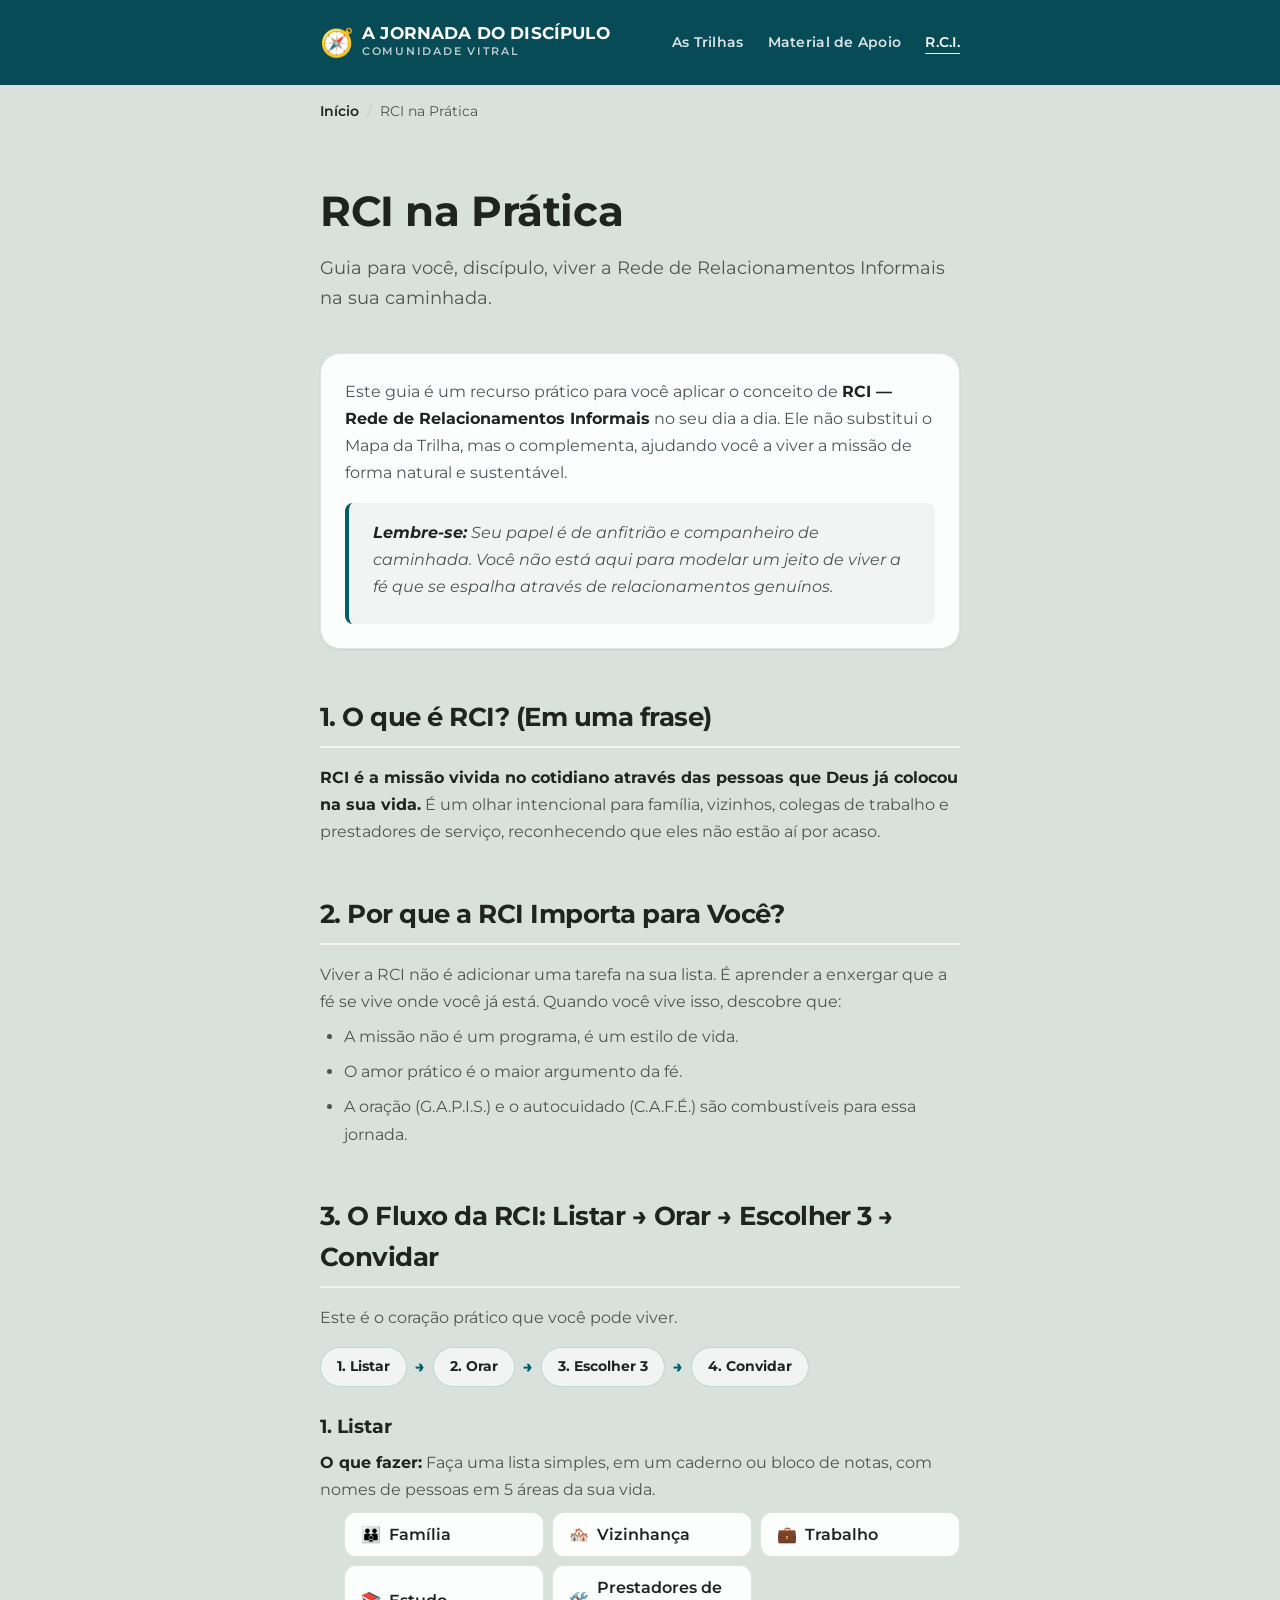
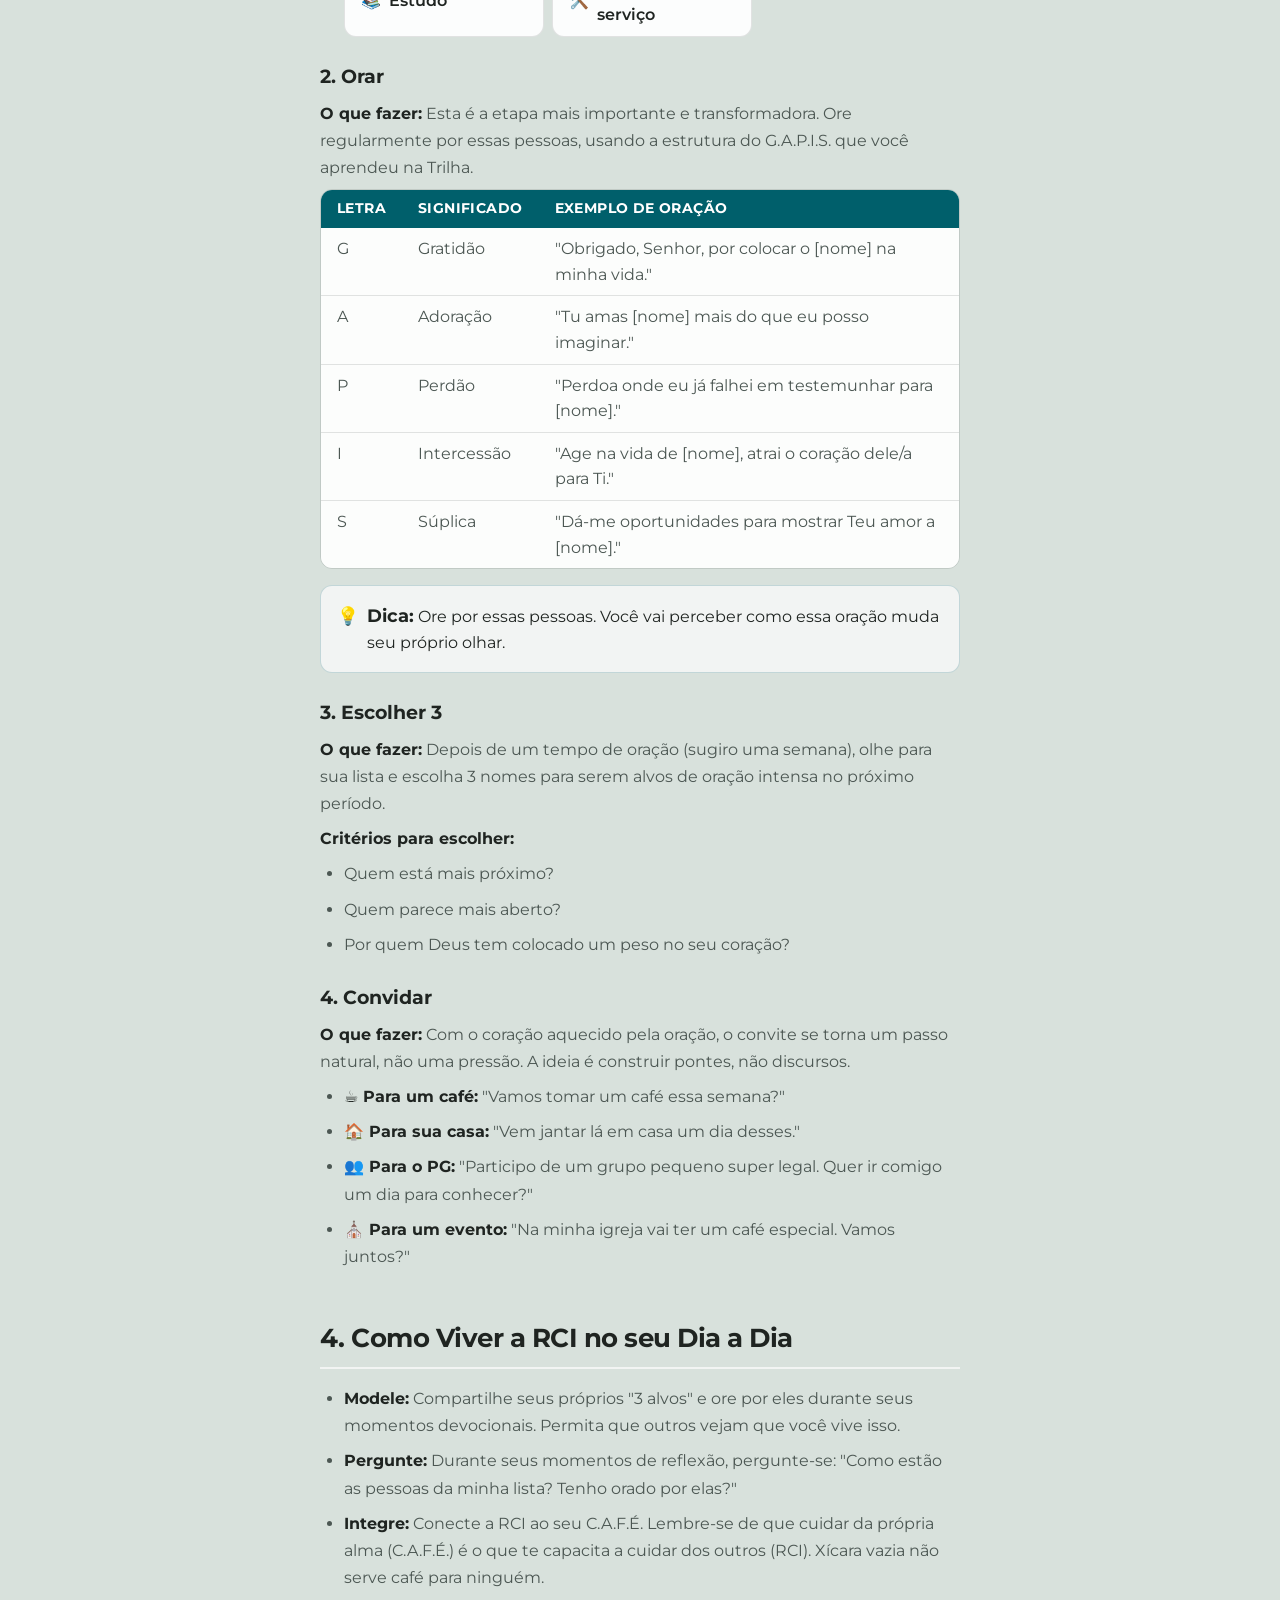
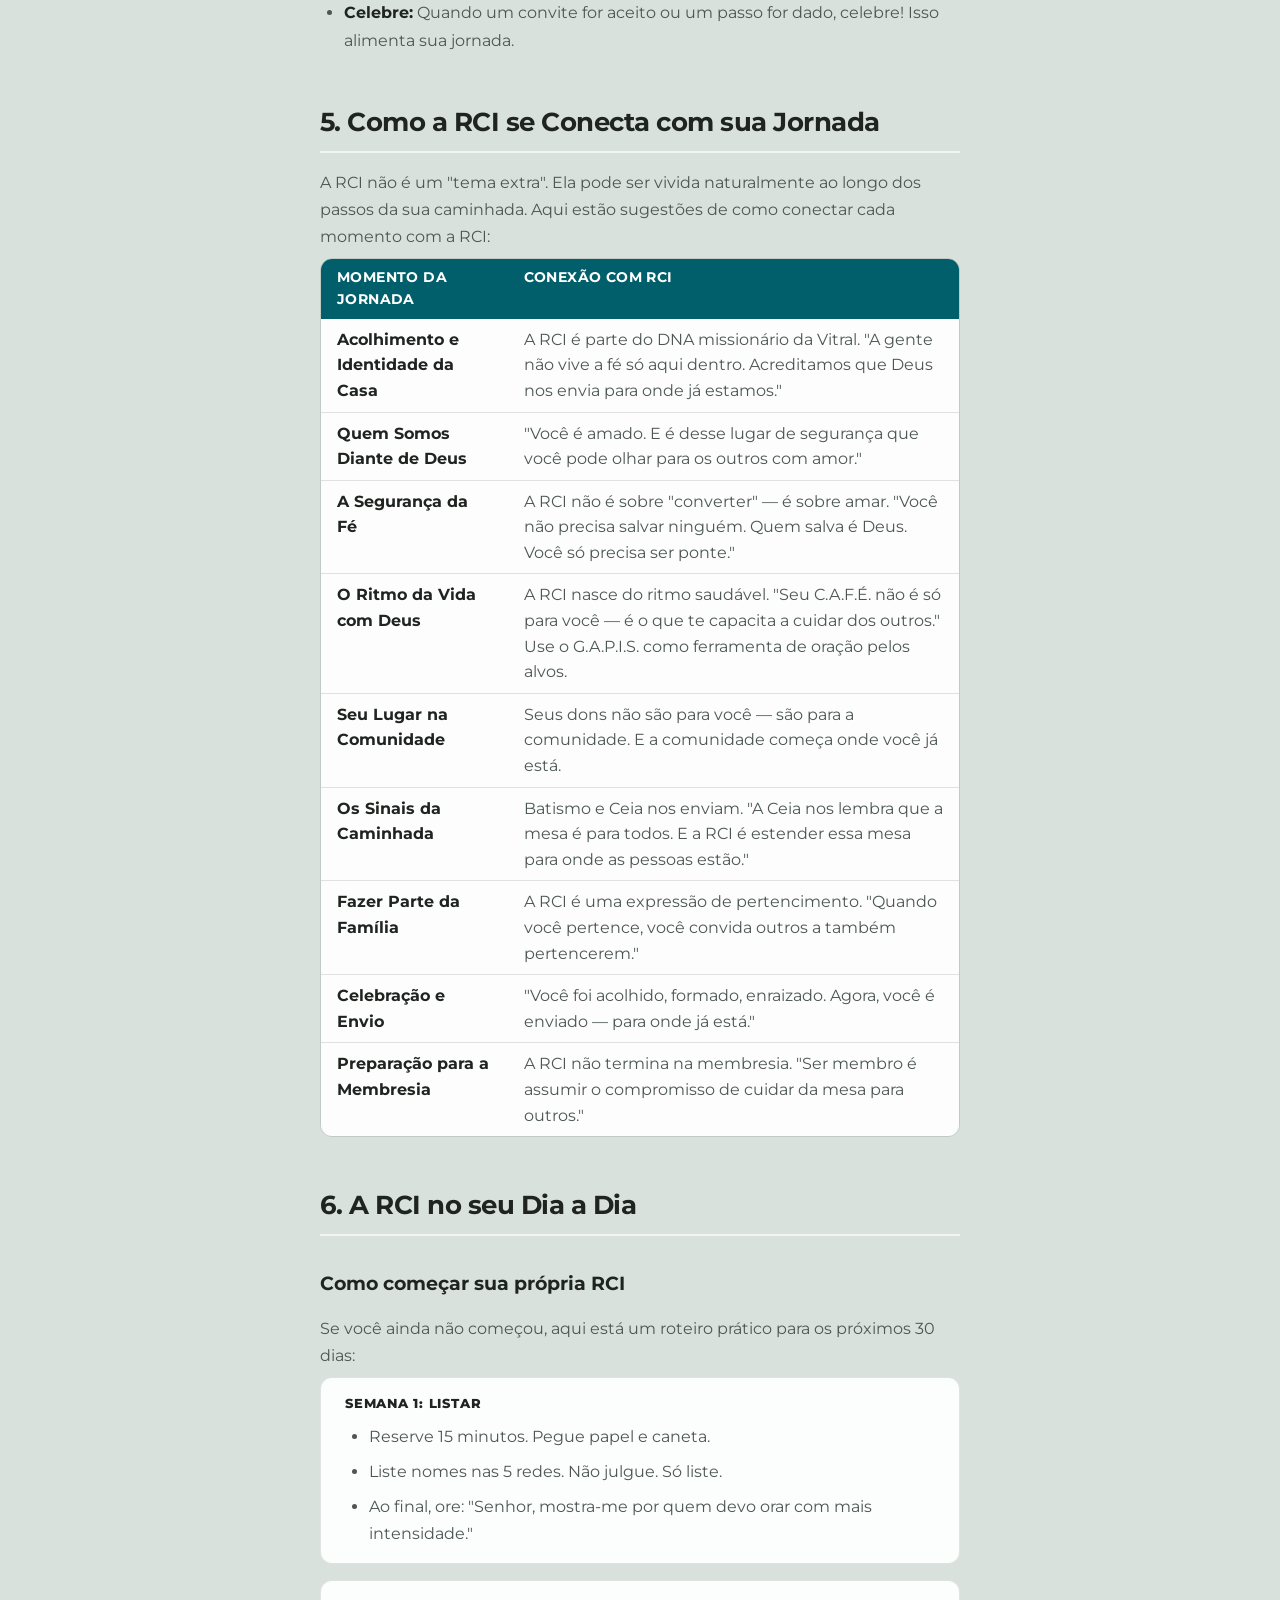
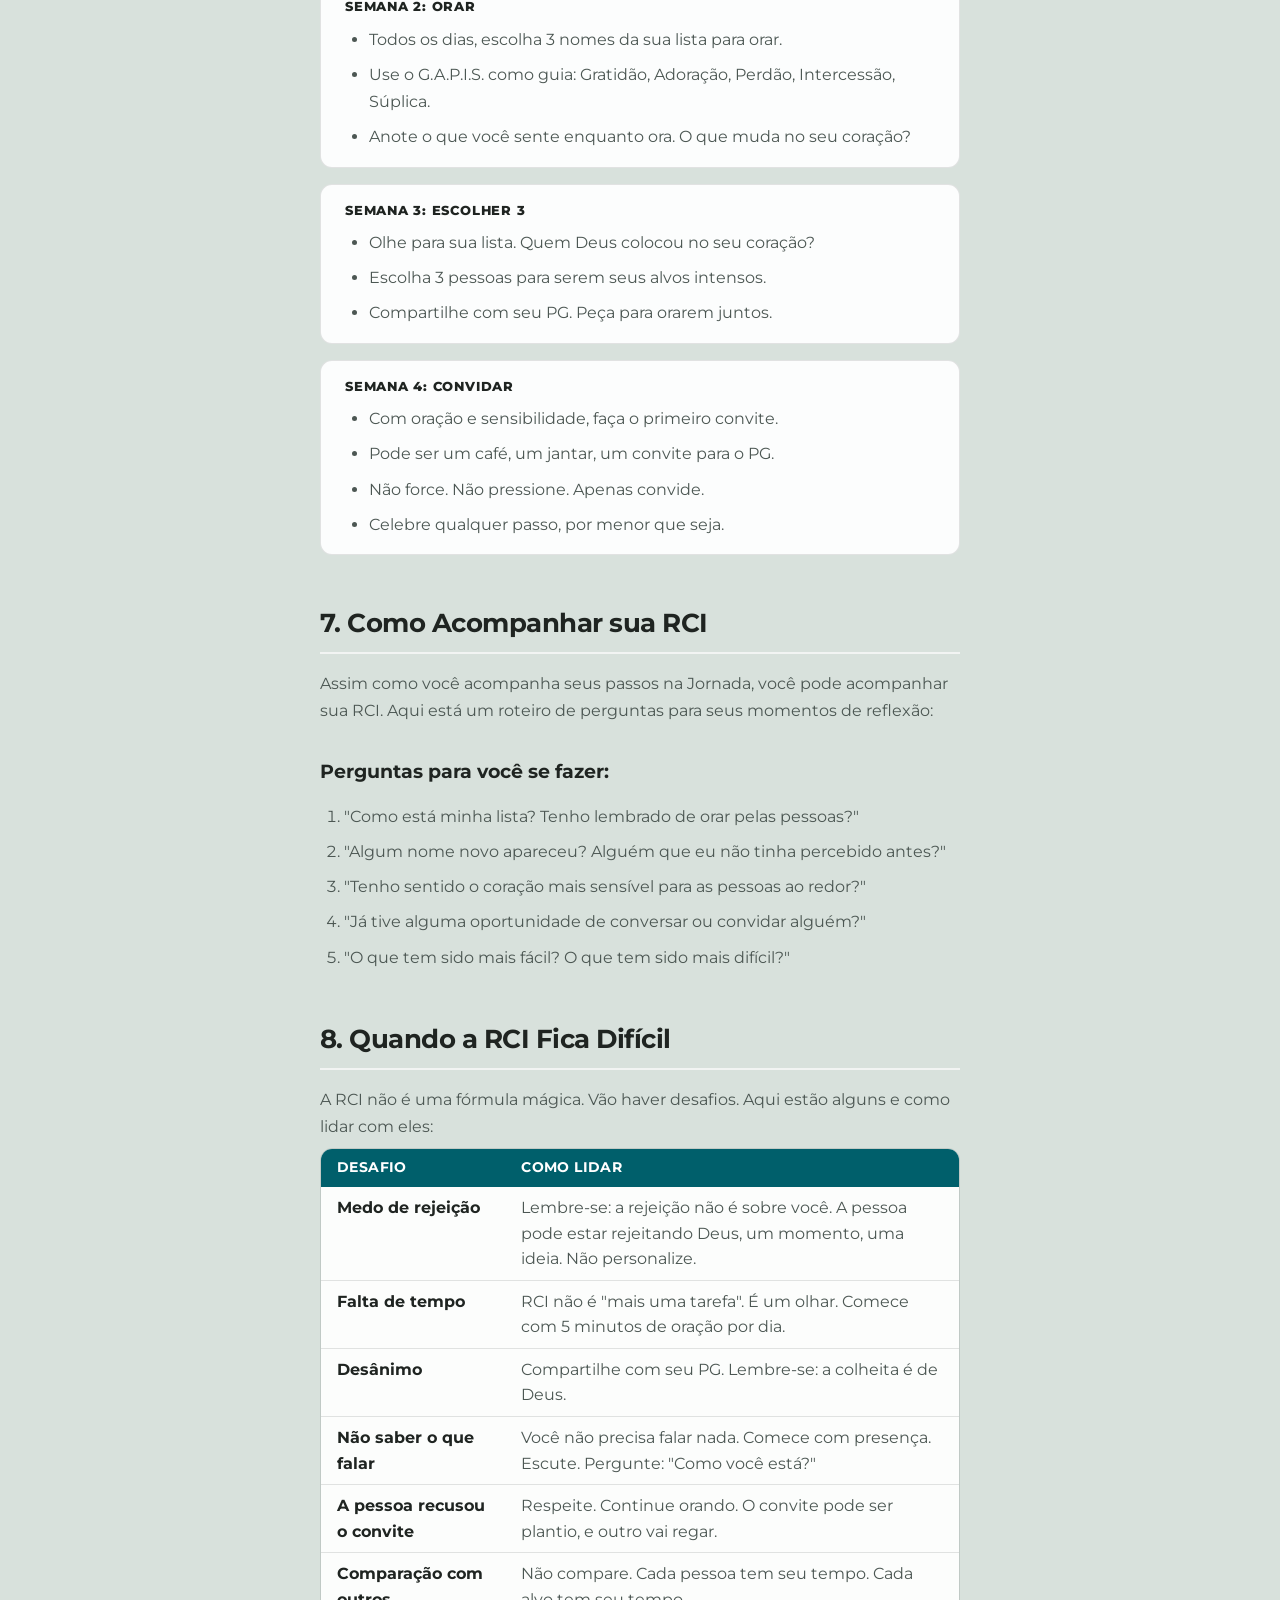
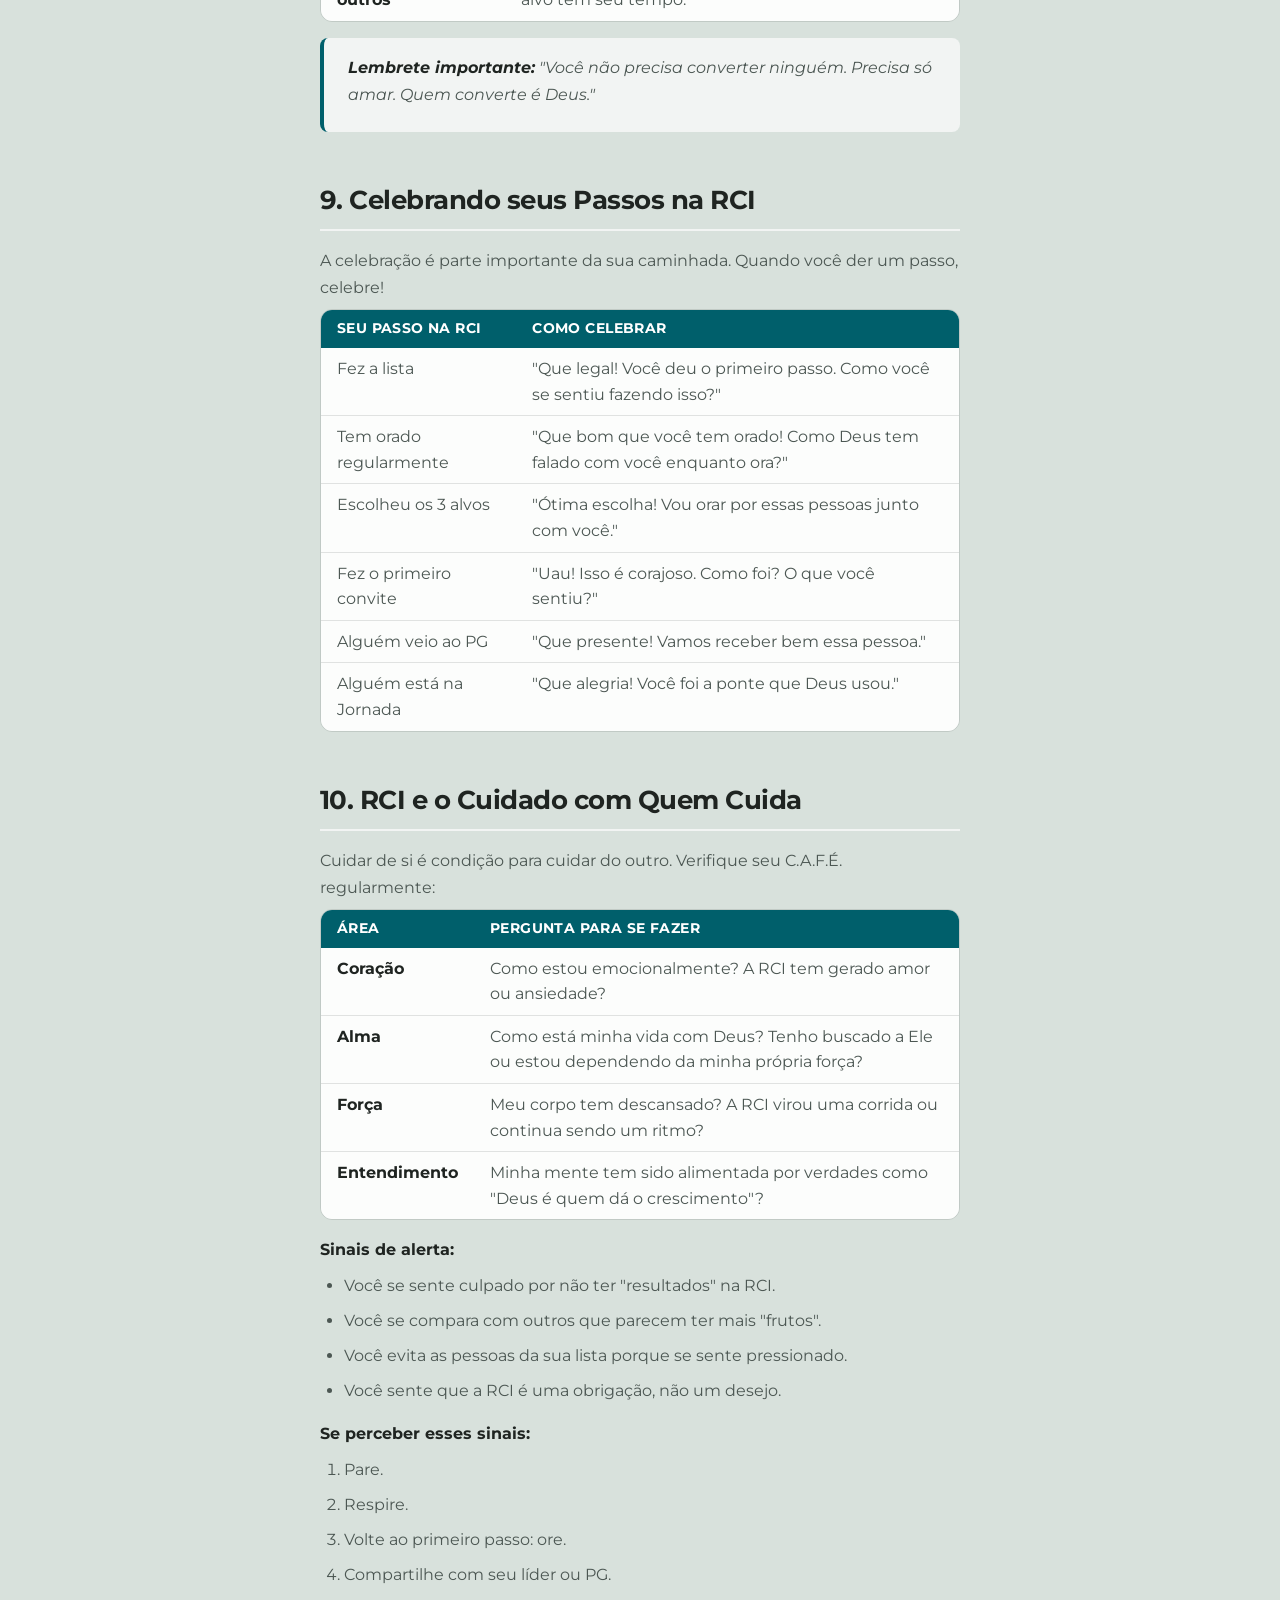
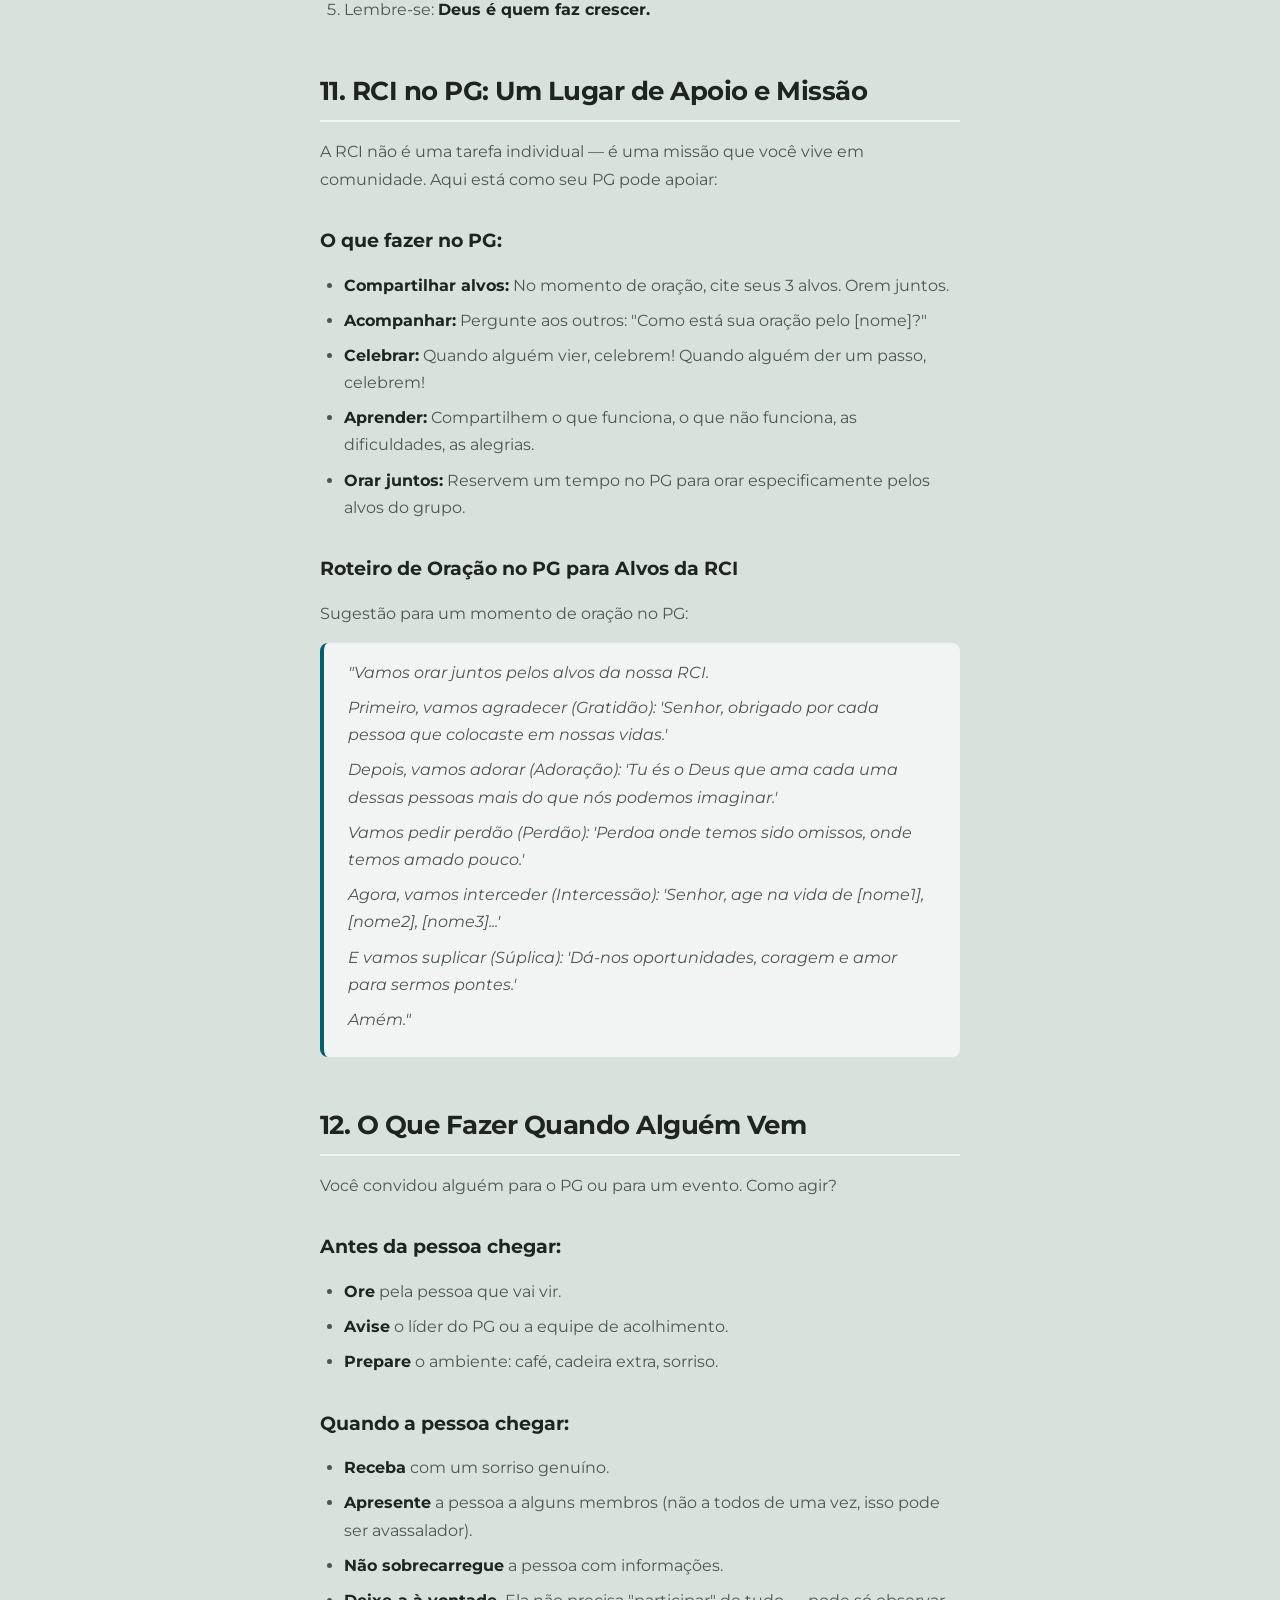
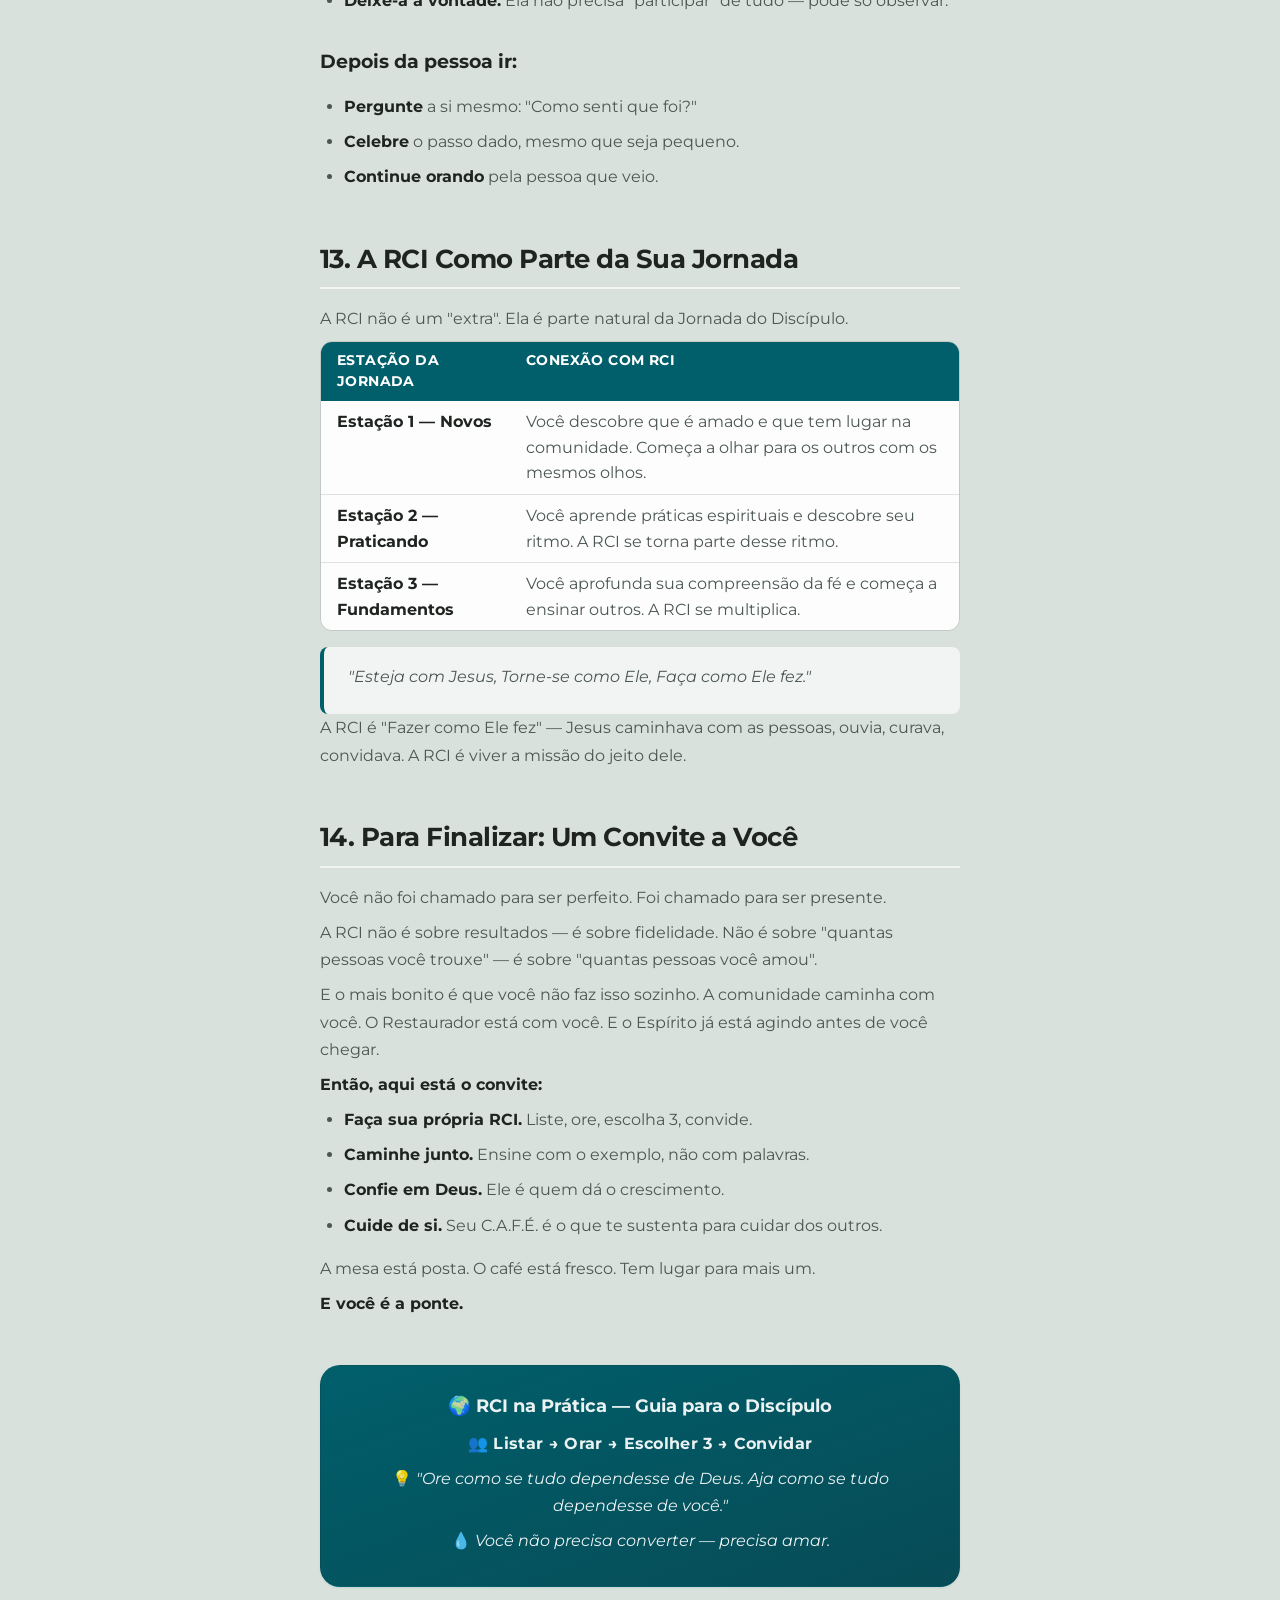
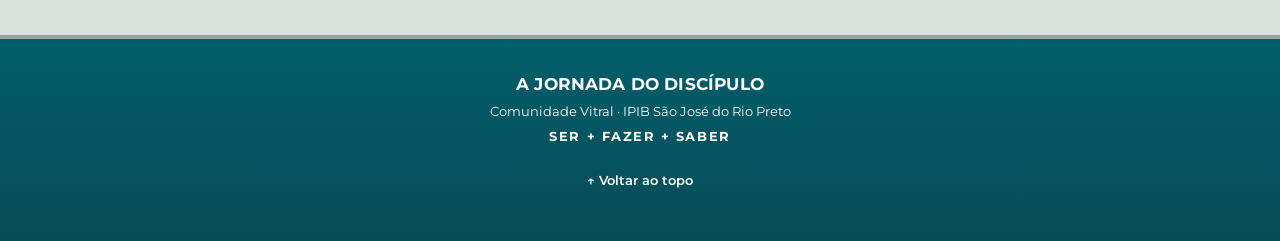
<file: rci.html>
<!DOCTYPE html>
<html lang="pt-BR" data-etapa="2">
<head>
  <meta charset="UTF-8" />
  <meta name="viewport" content="width=device-width, initial-scale=1.0" />
  <title>RCI na Prática · A Jornada do Discípulo</title>
  <meta name="description" content="Guia para você, discípulo, viver a Rede de Relacionamentos Informais (RCI) na sua caminhada: liste, ore, escolha 3 e convide." />
  <meta property="og:title" content="RCI na Prática · A Jornada do Discípulo" />
  <meta property="og:description" content="Guia para você, discípulo, viver a Rede de Relacionamentos Informais (RCI) na sua caminhada." />
  <meta property="og:type" content="website" />
  <meta property="og:url" content="https://ismaelmmachado.github.io/trilhas_discipulado/rci.html" />
  <meta name="twitter:card" content="summary" />
  <meta property="og:image" content="https://ismaelmmachado.github.io/trilhas_discipulado/og-image.svg" />
  <link rel="icon" href="favicon.svg" type="image/svg+xml" />
  <link rel="preconnect" href="https://fonts.googleapis.com" />
  <link rel="preconnect" href="https://fonts.gstatic.com" crossorigin />
  <link rel="stylesheet" href="https://fonts.googleapis.com/css2?family=Montserrat:ital,wght@0,400;0,500;0,600;0,700;0,800;1,400;1,500;1,600&display=swap" media="print" onload="this.media='all'" />
  <noscript><link rel="stylesheet" href="https://fonts.googleapis.com/css2?family=Montserrat:ital,wght@0,400;0,500;0,600;0,700;0,800;1,400;1,500;1,600&display=swap" /></noscript>
  <link rel="stylesheet" href="css/tokens.css" />
  <link rel="stylesheet" href="css/estilo.css" />
  <link rel="stylesheet" href="css/rci.css" />
</head>
<body>
  <a class="skip-link" href="#main">Ir para o conteúdo</a>

  <header class="hub-header" role="banner">
    <div class="container header-inner">
      <a href="index.html" class="hub-brand" aria-label="A Jornada do Discípulo — Página inicial">
        <span class="hub-brand-icon" aria-hidden="true">🧭</span>
        <span class="hub-brand-text">
          <span class="hub-brand-title">A Jornada do Discípulo</span>
          <span class="hub-brand-sub">Comunidade Vitral</span>
        </span>
      </a>
      <nav class="nav" role="navigation" aria-label="Navegação principal">
        <a href="index.html#trilhas">As Trilhas</a>
        <a href="material-de-apoio.html">Material de Apoio</a>
        <a href="rci.html" class="active" aria-current="page">R.C.I.</a>
      </nav>
    </div>
  </header>

  <div class="container">
    <nav class="breadcrumb" aria-label="Breadcrumb">
      <a href="index.html">Início</a>
      <span class="breadcrumb-sep" aria-hidden="true">/</span>
      <span>RCI na Prática</span>
    </nav>
  </div>

  <main id="main">
    <div class="container rci-main">

      <!-- HERO / INTRO -->
      <section class="rci-section">
        <div class="page-header rci-header">
          <h1>RCI na Prática</h1>
          <p class="rci-subtitle">Guia para você, discípulo, viver a Rede de Relacionamentos Informais na sua caminhada.</p>
        </div>

        <div class="rci-card rci-intro">
          <p>Este guia é um recurso prático para você aplicar o conceito de <strong>RCI — Rede de Relacionamentos Informais</strong> no seu dia a dia. Ele não substitui o Mapa da Trilha, mas o complementa, ajudando você a viver a missão de forma natural e sustentável.</p>
          <blockquote>
            <p><strong>Lembre-se:</strong> Seu papel é de anfitrião e companheiro de caminhada. Você não está aqui para modelar um jeito de viver a fé que se espalha através de relacionamentos genuínos.</p>
          </blockquote>
        </div>
      </section>

      <!-- SEÇÃO 1 -->
      <section class="rci-section" aria-labelledby="sec1">
        <h2 id="sec1">1. O que é RCI? (Em uma frase)</h2>
        <p><strong>RCI é a missão vivida no cotidiano através das pessoas que Deus já colocou na sua vida.</strong> É um olhar intencional para família, vizinhos, colegas de trabalho e prestadores de serviço, reconhecendo que eles não estão aí por acaso.</p>
      </section>

      <!-- SEÇÃO 2 -->
      <section class="rci-section" aria-labelledby="sec2">
        <h2 id="sec2">2. Por que a RCI Importa para Você?</h2>
        <p>Viver a RCI não é adicionar uma tarefa na sua lista. É aprender a enxergar que a fé se vive onde você já está. Quando você vive isso, descobre que:</p>
        <ul>
          <li>A missão não é um programa, é um estilo de vida.</li>
          <li>O amor prático é o maior argumento da fé.</li>
          <li>A oração (G.A.P.I.S.) e o autocuidado (C.A.F.É.) são combustíveis para essa jornada.</li>
        </ul>
      </section>

      <!-- SEÇÃO 3: FLUXO -->
      <section class="rci-section" aria-labelledby="sec3">
        <h2 id="sec3">3. O Fluxo da RCI: Listar → Orar → Escolher 3 → Convidar</h2>
        <p>Este é o coração prático que você pode viver.</p>

        <div class="rci-fluxo" role="list" aria-label="Fluxo da RCI">
          <span class="rci-fluxo-item" role="listitem">1. Listar</span>
          <span class="rci-fluxo-seta" aria-hidden="true">→</span>
          <span class="rci-fluxo-item" role="listitem">2. Orar</span>
          <span class="rci-fluxo-seta" aria-hidden="true">→</span>
          <span class="rci-fluxo-item" role="listitem">3. Escolher 3</span>
          <span class="rci-fluxo-seta" aria-hidden="true">→</span>
          <span class="rci-fluxo-item" role="listitem">4. Convidar</span>
        </div>

        <div class="rci-passo">
          <h3>1. Listar</h3>
          <p><strong>O que fazer:</strong> Faça uma lista simples, em um caderno ou bloco de notas, com nomes de pessoas em 5 áreas da sua vida.</p>
          <ul class="rci-redes">
            <li><span aria-hidden="true">👪</span> Família</li>
            <li><span aria-hidden="true">🏘️</span> Vizinhança</li>
            <li><span aria-hidden="true">💼</span> Trabalho</li>
            <li><span aria-hidden="true">📚</span> Estudo</li>
            <li><span aria-hidden="true">🛠️</span> Prestadores de serviço</li>
          </ul>
        </div>

        <div class="rci-passo">
          <h3>2. Orar</h3>
          <p><strong>O que fazer:</strong> Esta é a etapa mais importante e transformadora. Ore regularmente por essas pessoas, usando a estrutura do G.A.P.I.S. que você aprendeu na Trilha.</p>
          <div class="rci-table-wrap">
            <table class="rci-tabela">
              <thead>
                <tr><th>Letra</th><th>Significado</th><th>Exemplo de Oração</th></tr>
              </thead>
              <tbody>
                <tr><td>G</td><td>Gratidão</td><td>"Obrigado, Senhor, por colocar o [nome] na minha vida."</td></tr>
                <tr><td>A</td><td>Adoração</td><td>"Tu amas [nome] mais do que eu posso imaginar."</td></tr>
                <tr><td>P</td><td>Perdão</td><td>"Perdoa onde eu já falhei em testemunhar para [nome]."</td></tr>
                <tr><td>I</td><td>Intercessão</td><td>"Age na vida de [nome], atrai o coração dele/a para Ti."</td></tr>
                <tr><td>S</td><td>Súplica</td><td>"Dá-me oportunidades para mostrar Teu amor a [nome]."</td></tr>
              </tbody>
            </table>
          </div>
          <div class="rci-dica">
            <strong>💡</strong>
            <span><strong>Dica:</strong> Ore por essas pessoas. Você vai perceber como essa oração muda seu próprio olhar.</span>
          </div>
        </div>

        <div class="rci-passo">
          <h3>3. Escolher 3</h3>
          <p><strong>O que fazer:</strong> Depois de um tempo de oração (sugiro uma semana), olhe para sua lista e escolha 3 nomes para serem alvos de oração intensa no próximo período.</p>
          <p><strong>Critérios para escolher:</strong></p>
          <ul>
            <li>Quem está mais próximo?</li>
            <li>Quem parece mais aberto?</li>
            <li>Por quem Deus tem colocado um peso no seu coração?</li>
          </ul>
        </div>

        <div class="rci-passo">
          <h3>4. Convidar</h3>
          <p><strong>O que fazer:</strong> Com o coração aquecido pela oração, o convite se torna um passo natural, não uma pressão. A ideia é construir pontes, não discursos.</p>
          <ul>
            <li><strong>☕ Para um café:</strong> "Vamos tomar um café essa semana?"</li>
            <li><strong>🏠 Para sua casa:</strong> "Vem jantar lá em casa um dia desses."</li>
            <li><strong>👥 Para o PG:</strong> "Participo de um grupo pequeno super legal. Quer ir comigo um dia para conhecer?"</li>
            <li><strong>⛪ Para um evento:</strong> "Na minha igreja vai ter um café especial. Vamos juntos?"</li>
          </ul>
        </div>
      </section>

      <!-- SEÇÃO 4 -->
      <section class="rci-section" aria-labelledby="sec4">
        <h2 id="sec4">4. Como Viver a RCI no seu Dia a Dia</h2>
        <ul>
          <li><strong>Modele:</strong> Compartilhe seus próprios "3 alvos" e ore por eles durante seus momentos devocionais. Permita que outros vejam que você vive isso.</li>
          <li><strong>Pergunte:</strong> Durante seus momentos de reflexão, pergunte-se: "Como estão as pessoas da minha lista? Tenho orado por elas?"</li>
          <li><strong>Integre:</strong> Conecte a RCI ao seu C.A.F.É. Lembre-se de que cuidar da própria alma (C.A.F.É.) é o que te capacita a cuidar dos outros (RCI). Xícara vazia não serve café para ninguém.</li>
          <li><strong>Celebre:</strong> Quando um convite for aceito ou um passo for dado, celebre! Isso alimenta sua jornada.</li>
        </ul>
      </section>

      <!-- SEÇÃO 5 -->
      <section class="rci-section" aria-labelledby="sec5">
        <h2 id="sec5">5. Como a RCI se Conecta com sua Jornada</h2>
        <p>A RCI não é um "tema extra". Ela pode ser vivida naturalmente ao longo dos passos da sua caminhada. Aqui estão sugestões de como conectar cada momento com a RCI:</p>
        <div class="rci-table-wrap">
          <table class="rci-tabela">
            <thead>
              <tr><th>Momento da Jornada</th><th>Conexão com RCI</th></tr>
            </thead>
            <tbody>
              <tr><td><strong>Acolhimento e Identidade da Casa</strong></td><td>A RCI é parte do DNA missionário da Vitral. "A gente não vive a fé só aqui dentro. Acreditamos que Deus nos envia para onde já estamos."</td></tr>
              <tr><td><strong>Quem Somos Diante de Deus</strong></td><td>"Você é amado. E é desse lugar de segurança que você pode olhar para os outros com amor."</td></tr>
              <tr><td><strong>A Segurança da Fé</strong></td><td>A RCI não é sobre "converter" — é sobre amar. "Você não precisa salvar ninguém. Quem salva é Deus. Você só precisa ser ponte."</td></tr>
              <tr><td><strong>O Ritmo da Vida com Deus</strong></td><td>A RCI nasce do ritmo saudável. "Seu C.A.F.É. não é só para você — é o que te capacita a cuidar dos outros." Use o G.A.P.I.S. como ferramenta de oração pelos alvos.</td></tr>
              <tr><td><strong>Seu Lugar na Comunidade</strong></td><td>Seus dons não são para você — são para a comunidade. E a comunidade começa onde você já está.</td></tr>
              <tr><td><strong>Os Sinais da Caminhada</strong></td><td>Batismo e Ceia nos enviam. "A Ceia nos lembra que a mesa é para todos. E a RCI é estender essa mesa para onde as pessoas estão."</td></tr>
              <tr><td><strong>Fazer Parte da Família</strong></td><td>A RCI é uma expressão de pertencimento. "Quando você pertence, você convida outros a também pertencerem."</td></tr>
              <tr><td><strong>Celebração e Envio</strong></td><td>"Você foi acolhido, formado, enraizado. Agora, você é enviado — para onde já está."</td></tr>
              <tr><td><strong>Preparação para a Membresia</strong></td><td>A RCI não termina na membresia. "Ser membro é assumir o compromisso de cuidar da mesa para outros."</td></tr>
            </tbody>
          </table>
        </div>
      </section>

      <!-- SEÇÃO 6 -->
      <section class="rci-section" aria-labelledby="sec6">
        <h2 id="sec6">6. A RCI no seu Dia a Dia</h2>

        <h3>Como começar sua própria RCI</h3>
        <p>Se você ainda não começou, aqui está um roteiro prático para os próximos 30 dias:</p>

        <div class="rci-semana">
          <h4>Semana 1: Listar</h4>
          <ul>
            <li>Reserve 15 minutos. Pegue papel e caneta.</li>
            <li>Liste nomes nas 5 redes. Não julgue. Só liste.</li>
            <li>Ao final, ore: "Senhor, mostra-me por quem devo orar com mais intensidade."</li>
          </ul>
        </div>
        <div class="rci-semana">
          <h4>Semana 2: Orar</h4>
          <ul>
            <li>Todos os dias, escolha 3 nomes da sua lista para orar.</li>
            <li>Use o G.A.P.I.S. como guia: Gratidão, Adoração, Perdão, Intercessão, Súplica.</li>
            <li>Anote o que você sente enquanto ora. O que muda no seu coração?</li>
          </ul>
        </div>
        <div class="rci-semana">
          <h4>Semana 3: Escolher 3</h4>
          <ul>
            <li>Olhe para sua lista. Quem Deus colocou no seu coração?</li>
            <li>Escolha 3 pessoas para serem seus alvos intensos.</li>
            <li>Compartilhe com seu PG. Peça para orarem juntos.</li>
          </ul>
        </div>
        <div class="rci-semana">
          <h4>Semana 4: Convidar</h4>
          <ul>
            <li>Com oração e sensibilidade, faça o primeiro convite.</li>
            <li>Pode ser um café, um jantar, um convite para o PG.</li>
            <li>Não force. Não pressione. Apenas convide.</li>
            <li>Celebre qualquer passo, por menor que seja.</li>
          </ul>
        </div>
      </section>

      <!-- SEÇÃO 7 -->
      <section class="rci-section" aria-labelledby="sec7">
        <h2 id="sec7">7. Como Acompanhar sua RCI</h2>
        <p>Assim como você acompanha seus passos na Jornada, você pode acompanhar sua RCI. Aqui está um roteiro de perguntas para seus momentos de reflexão:</p>

        <h3>Perguntas para você se fazer:</h3>
        <ol>
          <li>"Como está minha lista? Tenho lembrado de orar pelas pessoas?"</li>
          <li>"Algum nome novo apareceu? Alguém que eu não tinha percebido antes?"</li>
          <li>"Tenho sentido o coração mais sensível para as pessoas ao redor?"</li>
          <li>"Já tive alguma oportunidade de conversar ou convidar alguém?"</li>
          <li>"O que tem sido mais fácil? O que tem sido mais difícil?"</li>
        </ol>
      </section>

      <!-- SEÇÃO 8 -->
      <section class="rci-section" aria-labelledby="sec8">
        <h2 id="sec8">8. Quando a RCI Fica Difícil</h2>
        <p>A RCI não é uma fórmula mágica. Vão haver desafios. Aqui estão alguns e como lidar com eles:</p>
        <div class="rci-table-wrap">
          <table class="rci-tabela">
            <thead>
              <tr><th>Desafio</th><th>Como Lidar</th></tr>
            </thead>
            <tbody>
              <tr><td><strong>Medo de rejeição</strong></td><td>Lembre-se: a rejeição não é sobre você. A pessoa pode estar rejeitando Deus, um momento, uma ideia. Não personalize.</td></tr>
              <tr><td><strong>Falta de tempo</strong></td><td>RCI não é "mais uma tarefa". É um olhar. Comece com 5 minutos de oração por dia.</td></tr>
              <tr><td><strong>Desânimo</strong></td><td>Compartilhe com seu PG. Lembre-se: a colheita é de Deus.</td></tr>
              <tr><td><strong>Não saber o que falar</strong></td><td>Você não precisa falar nada. Comece com presença. Escute. Pergunte: "Como você está?"</td></tr>
              <tr><td><strong>A pessoa recusou o convite</strong></td><td>Respeite. Continue orando. O convite pode ser plantio, e outro vai regar.</td></tr>
              <tr><td><strong>Comparação com outros</strong></td><td>Não compare. Cada pessoa tem seu tempo. Cada alvo tem seu tempo.</td></tr>
            </tbody>
          </table>
        </div>
        <blockquote>
          <p><strong>Lembrete importante:</strong> "Você não precisa converter ninguém. Precisa só amar. Quem converte é Deus."</p>
        </blockquote>
      </section>

      <!-- SEÇÃO 9 -->
      <section class="rci-section" aria-labelledby="sec9">
        <h2 id="sec9">9. Celebrando seus Passos na RCI</h2>
        <p>A celebração é parte importante da sua caminhada. Quando você der um passo, celebre!</p>
        <div class="rci-table-wrap">
          <table class="rci-tabela">
            <thead>
              <tr><th>Seu Passo na RCI</th><th>Como Celebrar</th></tr>
            </thead>
            <tbody>
              <tr><td>Fez a lista</td><td>"Que legal! Você deu o primeiro passo. Como você se sentiu fazendo isso?"</td></tr>
              <tr><td>Tem orado regularmente</td><td>"Que bom que você tem orado! Como Deus tem falado com você enquanto ora?"</td></tr>
              <tr><td>Escolheu os 3 alvos</td><td>"Ótima escolha! Vou orar por essas pessoas junto com você."</td></tr>
              <tr><td>Fez o primeiro convite</td><td>"Uau! Isso é corajoso. Como foi? O que você sentiu?"</td></tr>
              <tr><td>Alguém veio ao PG</td><td>"Que presente! Vamos receber bem essa pessoa."</td></tr>
              <tr><td>Alguém está na Jornada</td><td>"Que alegria! Você foi a ponte que Deus usou."</td></tr>
            </tbody>
          </table>
        </div>
      </section>

      <!-- SEÇÃO 10 -->
      <section class="rci-section" aria-labelledby="sec10">
        <h2 id="sec10">10. RCI e o Cuidado com Quem Cuida</h2>
        <p>Cuidar de si é condição para cuidar do outro. Verifique seu C.A.F.É. regularmente:</p>
        <div class="rci-table-wrap">
          <table class="rci-tabela">
            <thead>
              <tr><th>Área</th><th>Pergunta para se fazer</th></tr>
            </thead>
            <tbody>
              <tr><td><strong>Coração</strong></td><td>Como estou emocionalmente? A RCI tem gerado amor ou ansiedade?</td></tr>
              <tr><td><strong>Alma</strong></td><td>Como está minha vida com Deus? Tenho buscado a Ele ou estou dependendo da minha própria força?</td></tr>
              <tr><td><strong>Força</strong></td><td>Meu corpo tem descansado? A RCI virou uma corrida ou continua sendo um ritmo?</td></tr>
              <tr><td><strong>Entendimento</strong></td><td>Minha mente tem sido alimentada por verdades como "Deus é quem dá o crescimento"?</td></tr>
            </tbody>
          </table>
        </div>

        <p><strong>Sinais de alerta:</strong></p>
        <ul>
          <li>Você se sente culpado por não ter "resultados" na RCI.</li>
          <li>Você se compara com outros que parecem ter mais "frutos".</li>
          <li>Você evita as pessoas da sua lista porque se sente pressionado.</li>
          <li>Você sente que a RCI é uma obrigação, não um desejo.</li>
        </ul>

        <p><strong>Se perceber esses sinais:</strong></p>
        <ol>
          <li>Pare.</li>
          <li>Respire.</li>
          <li>Volte ao primeiro passo: ore.</li>
          <li>Compartilhe com seu líder ou PG.</li>
          <li>Lembre-se: <strong>Deus é quem faz crescer.</strong></li>
        </ol>
      </section>

      <!-- SEÇÃO 11 -->
      <section class="rci-section" aria-labelledby="sec11">
        <h2 id="sec11">11. RCI no PG: Um Lugar de Apoio e Missão</h2>
        <p>A RCI não é uma tarefa individual — é uma missão que você vive em comunidade. Aqui está como seu PG pode apoiar:</p>

        <h3>O que fazer no PG:</h3>
        <ul>
          <li><strong>Compartilhar alvos:</strong> No momento de oração, cite seus 3 alvos. Orem juntos.</li>
          <li><strong>Acompanhar:</strong> Pergunte aos outros: "Como está sua oração pelo [nome]?"</li>
          <li><strong>Celebrar:</strong> Quando alguém vier, celebrem! Quando alguém der um passo, celebrem!</li>
          <li><strong>Aprender:</strong> Compartilhem o que funciona, o que não funciona, as dificuldades, as alegrias.</li>
          <li><strong>Orar juntos:</strong> Reservem um tempo no PG para orar especificamente pelos alvos do grupo.</li>
        </ul>

        <h3>Roteiro de Oração no PG para Alvos da RCI</h3>
        <p>Sugestão para um momento de oração no PG:</p>
        <blockquote>
          <p>"Vamos orar juntos pelos alvos da nossa RCI.</p>
          <p>Primeiro, vamos agradecer (Gratidão): 'Senhor, obrigado por cada pessoa que colocaste em nossas vidas.'</p>
          <p>Depois, vamos adorar (Adoração): 'Tu és o Deus que ama cada uma dessas pessoas mais do que nós podemos imaginar.'</p>
          <p>Vamos pedir perdão (Perdão): 'Perdoa onde temos sido omissos, onde temos amado pouco.'</p>
          <p>Agora, vamos interceder (Intercessão): 'Senhor, age na vida de [nome1], [nome2], [nome3]...'</p>
          <p>E vamos suplicar (Súplica): 'Dá-nos oportunidades, coragem e amor para sermos pontes.'</p>
          <p>Amém."</p>
        </blockquote>
      </section>

      <!-- SEÇÃO 12 -->
      <section class="rci-section" aria-labelledby="sec12">
        <h2 id="sec12">12. O Que Fazer Quando Alguém Vem</h2>
        <p>Você convidou alguém para o PG ou para um evento. Como agir?</p>

        <h3>Antes da pessoa chegar:</h3>
        <ul>
          <li><strong>Ore</strong> pela pessoa que vai vir.</li>
          <li><strong>Avise</strong> o líder do PG ou a equipe de acolhimento.</li>
          <li><strong>Prepare</strong> o ambiente: café, cadeira extra, sorriso.</li>
        </ul>

        <h3>Quando a pessoa chegar:</h3>
        <ul>
          <li><strong>Receba</strong> com um sorriso genuíno.</li>
          <li><strong>Apresente</strong> a pessoa a alguns membros (não a todos de uma vez, isso pode ser avassalador).</li>
          <li><strong>Não sobrecarregue</strong> a pessoa com informações.</li>
          <li><strong>Deixe-a à vontade.</strong> Ela não precisa "participar" de tudo — pode só observar.</li>
        </ul>

        <h3>Depois da pessoa ir:</h3>
        <ul>
          <li><strong>Pergunte</strong> a si mesmo: "Como senti que foi?"</li>
          <li><strong>Celebre</strong> o passo dado, mesmo que seja pequeno.</li>
          <li><strong>Continue orando</strong> pela pessoa que veio.</li>
        </ul>
      </section>

      <!-- SEÇÃO 13 -->
      <section class="rci-section" aria-labelledby="sec13">
        <h2 id="sec13">13. A RCI Como Parte da Sua Jornada</h2>
        <p>A RCI não é um "extra". Ela é parte natural da Jornada do Discípulo.</p>
        <div class="rci-table-wrap">
          <table class="rci-tabela">
            <thead>
              <tr><th>Estação da Jornada</th><th>Conexão com RCI</th></tr>
            </thead>
            <tbody>
              <tr><td><strong>Estação 1 — Novos</strong></td><td>Você descobre que é amado e que tem lugar na comunidade. Começa a olhar para os outros com os mesmos olhos.</td></tr>
              <tr><td><strong>Estação 2 — Praticando</strong></td><td>Você aprende práticas espirituais e descobre seu ritmo. A RCI se torna parte desse ritmo.</td></tr>
              <tr><td><strong>Estação 3 — Fundamentos</strong></td><td>Você aprofunda sua compreensão da fé e começa a ensinar outros. A RCI se multiplica.</td></tr>
            </tbody>
          </table>
        </div>
        <blockquote>
          <p><em>"Esteja com Jesus, Torne-se como Ele, Faça como Ele fez."</em></p>
        </blockquote>
        <p>A RCI é "Fazer como Ele fez" — Jesus caminhava com as pessoas, ouvia, curava, convidava. A RCI é viver a missão do jeito dele.</p>
      </section>

      <!-- SEÇÃO 14 -->
      <section class="rci-section" aria-labelledby="sec14">
        <h2 id="sec14">14. Para Finalizar: Um Convite a Você</h2>
        <p>Você não foi chamado para ser perfeito. Foi chamado para ser presente.</p>
        <p>A RCI não é sobre resultados — é sobre fidelidade. Não é sobre "quantas pessoas você trouxe" — é sobre "quantas pessoas você amou".</p>
        <p>E o mais bonito é que você não faz isso sozinho. A comunidade caminha com você. O Restaurador está com você. E o Espírito já está agindo antes de você chegar.</p>
        <p><strong>Então, aqui está o convite:</strong></p>
        <ul>
          <li><strong>Faça sua própria RCI.</strong> Liste, ore, escolha 3, convide.</li>
          <li><strong>Caminhe junto.</strong> Ensine com o exemplo, não com palavras.</li>
          <li><strong>Confie em Deus.</strong> Ele é quem dá o crescimento.</li>
          <li><strong>Cuide de si.</strong> Seu C.A.F.É. é o que te sustenta para cuidar dos outros.</li>
        </ul>
        <p>A mesa está posta. O café está fresco. Tem lugar para mais um.</p>
        <p><strong>E você é a ponte.</strong></p>
      </section>

      <!-- CARTÃO FINAL -->
      <div class="rci-card rci-cartao">
        <p class="rci-cartao-titulo">🌍 <strong>RCI na Prática — Guia para o Discípulo</strong></p>
        <p class="rci-cartao-fluxo">👥 Listar → Orar → Escolher 3 → Convidar</p>
        <p>💡 <em>"Ore como se tudo dependesse de Deus. Aja como se tudo dependesse de você."</em></p>
        <p>💧 <em>Você não precisa converter — precisa amar.</em></p>
      </div>

    </div>
  </main>

  <footer class="site-footer" role="contentinfo">
    <div class="container">
      <strong>A Jornada do Discípulo</strong>
      <p>Comunidade Vitral · IPIB São José do Rio Preto</p>
      <p class="footer-frase">SER + FAZER + SABER</p>
      <a href="#main" class="back-to-top" aria-label="Voltar ao topo">↑ Voltar ao topo</a>
    </div>
  </footer>
</body>
</html>
</file>
<file: css/tokens.css>
:root {
  --font-heading: 'Montserrat', ui-sans-serif, system-ui, -apple-system, 'Segoe UI', sans-serif;
  --font-body: 'Montserrat', ui-sans-serif, system-ui, -apple-system, 'Segoe UI', sans-serif;

  /* === CORES DA MARCA === */
  --brand-petroleo: #005F6B;
  --brand-petroleo-escuro: #074B56;
  --brand-sage: #94A69A;
  --brand-sage-claro: #D9E4E0;
  --brand-sage-tint: #E7EBE9;
  --brand-sage-suave: #CBD6CF;
  --brand-ink: #1F2421;
  --brand-white: #FFFFFF;

  /* === CORES NEUTRAS === */
  --color-text: var(--brand-ink);
  --color-text-inverse: var(--brand-white);
  --color-muted: #4C5753;
  --color-surface: rgba(255, 255, 255, 0.92);
  --color-surface-strong: var(--brand-white);
  --color-border: rgba(31, 36, 33, 0.12);

  /* === ZONAS (âncora escura → bandas claras) === */
  --zona-petroleo: var(--brand-petroleo);
  --zona-petroleo-claro: #0A6A76;
  --zona-petroleo-escuro: var(--brand-petroleo-escuro);
  --zona-clara: #D8E1DC;
  --zona-sage: var(--brand-sage);
  --zona-sage-suave: var(--brand-sage-suave);
  --zona-tint: var(--brand-sage-tint);

  /* === ESPAÇAMENTO === */
  --space-xs: 4px;
  --space-sm: 8px;
  --space-md: 16px;
  --space-lg: 24px;
  --space-xl: 32px;
  --space-2xl: 48px;
  --space-3xl: 64px;
  --space-4xl: 96px;

  /* === RAIO === */
  --radius-sm: 8px;
  --radius-md: 12px;
  --radius-lg: 20px;
  --radius-xl: 28px;
  --radius-full: 9999px;

  /* === SOMBRAS === */
  --shadow-sm: 0 1px 2px rgba(0, 95, 107, 0.1);
  --shadow-md: 0 4px 12px rgba(0, 95, 107, 0.12);
  --shadow-lg: 0 12px 32px rgba(0, 95, 107, 0.18);

  /* === CONTAINER === */
  --container: 640px;
}

/* === ESTAÇÃO 1 — verde (sage) === */
[data-etapa="1"] {
  --accent: var(--brand-petroleo);
  --accent-soft: var(--brand-sage-tint);
  --accent-border: rgba(0, 95, 107, 0.2);
  --accent-text: var(--brand-ink);
  --accent-on-accent: var(--brand-white);
  --accent-glow: rgba(0, 95, 107, 0.18);
}

/* === ESTAÇÃO 2 — tons claros (quase branco) === */
[data-etapa="2"] {
  --accent: var(--brand-petroleo);
  --accent-soft: #F2F4F3;
  --accent-border: rgba(0, 95, 107, 0.2);
  --accent-text: var(--brand-ink);
  --accent-on-accent: var(--brand-white);
  --accent-glow: rgba(0, 95, 107, 0.18);
}

/* === ESTAÇÃO 3 — verde profundo (tint mais denso) === */
[data-etapa="3"] {
  --accent: var(--brand-petroleo);
  --accent-soft: #DEE5E0;
  --accent-border: rgba(0, 95, 107, 0.22);
  --accent-text: var(--brand-ink);
  --accent-on-accent: var(--brand-white);
  --accent-glow: rgba(0, 95, 107, 0.18);
}
</file>
<file: css/estilo.css>
*, *::before, *::after {
  box-sizing: border-box;
  margin: 0;
  padding: 0;
}

html {
  scroll-behavior: smooth;
  -webkit-font-smoothing: antialiased;
  -moz-osx-font-smoothing: grayscale;
}

body {
  font-family: var(--font-body);
  font-size: 16px;
  line-height: 1.6;
  color: var(--color-text);
  min-height: 100vh;
  background: var(--zona-clara);
  overscroll-behavior-y: none;
}

img, svg { max-width: 100%; display: block; }
a { text-decoration: none; color: inherit; }

.visually-hidden {
  position: absolute;
  width: 1px;
  height: 1px;
  overflow: hidden;
  clip: rect(0 0 0 0);
  white-space: nowrap;
}

.skip-link {
  position: absolute;
  top: -100%;
  left: var(--space-md);
  background: var(--brand-ink);
  color: var(--brand-white);
  padding: var(--space-sm) var(--space-md);
  border-radius: var(--radius-sm);
  z-index: 1000;
  font-weight: 600;
  transition: top 0.2s;
}
.skip-link:focus { top: var(--space-sm); }

/* === CONTAINER === */
.container {
  width: min(calc(100% - 40px), var(--container));
  margin: 0 auto;
}

/* === HEADER (verde petróleo) === */
.hub-header {
  padding: var(--space-lg) 0;
  background: var(--zona-petroleo-escuro);
}

.header-inner {
  display: flex;
  align-items: center;
  justify-content: space-between;
  gap: var(--space-md);
}

.hub-brand {
  display: inline-flex;
  align-items: center;
  gap: var(--space-sm);
  min-width: 0;
}

.hub-brand-icon {
  font-size: 1.7rem;
  line-height: 1;
}

.hub-brand-text {
  display: flex;
  flex-direction: column;
  min-width: 0;
}

.hub-brand-title {
  font-family: var(--font-heading);
  font-size: 1.05rem;
  font-weight: 700;
  letter-spacing: 0.01em;
  text-transform: uppercase;
  line-height: 1.15;
  color: var(--brand-white);
}

.hub-brand-sub {
  font-size: 0.68rem;
  font-weight: 600;
  letter-spacing: 0.16em;
  text-transform: uppercase;
  color: rgba(255, 255, 255, 0.72);
}

.nav {
  display: flex;
  align-items: center;
  gap: var(--space-lg);
}

.nav a {
  font-size: 0.875rem;
  font-weight: 600;
  letter-spacing: 0.02em;
  color: rgba(255, 255, 255, 0.85);
  transition: color 0.2s;
}
.nav a:hover { color: var(--brand-white); }
.nav a:focus-visible {
  outline: 2px solid var(--brand-white);
  outline-offset: 4px;
  border-radius: var(--radius-sm);
}

.nav a.active {
  color: var(--brand-white);
  text-decoration: underline;
  text-underline-offset: 6px;
}

/* === HERO (verde petróleo, âncora escura) === */
.hero {
  text-align: center;
  padding: var(--space-3xl) 0 var(--space-2xl);
  background: linear-gradient(180deg, var(--zona-petroleo) 0%, var(--zona-petroleo-claro) 100%);
}

.hero-eyebrow {
  display: inline-flex;
  align-items: center;
  gap: 6px;
  padding: 6px 16px;
  border-radius: var(--radius-full);
  background: rgba(255, 255, 255, 0.14);
  border: 1px solid rgba(255, 255, 255, 0.26);
  font-size: 0.75rem;
  font-weight: 700;
  letter-spacing: 0.08em;
  text-transform: uppercase;
  color: #E8F0ED;
}

.hero-destino {
  font-family: var(--font-heading);
  font-size: clamp(1.7rem, 5.5vw, 2.6rem);
  letter-spacing: 0.18em;
  text-transform: uppercase;
  font-weight: 800;
  color: var(--brand-white);
  margin: var(--space-md) 0 var(--space-sm);
}

.hero-frase {
  max-width: 560px;
  margin: 0 auto var(--space-md);
  font-family: var(--font-heading);
  font-style: italic;
  font-size: clamp(1.15rem, 3.2vw, 1.45rem);
  line-height: 1.6;
  color: var(--brand-white);
}

.hero-formula {
  font-size: 1.35rem;
  font-weight: 800;
  letter-spacing: 0.14em;
  color: #D9E4E0;
  margin-bottom: var(--space-sm);
}

.hero-iconos {
  font-size: 1.15rem;
  color: #BCD3CC;
  margin-bottom: var(--space-lg);
}

.btn {
  display: inline-flex;
  align-items: center;
  justify-content: center;
  gap: var(--space-sm);
  min-height: 48px;
  padding: 0 var(--space-xl);
  border-radius: var(--radius-full);
  font-weight: 700;
  font-size: 0.95rem;
  border: none;
  cursor: pointer;
  transition: transform 0.2s ease, box-shadow 0.2s ease, background-color 0.2s ease;
}

.btn-hero {
  background: var(--brand-white);
  color: var(--zona-petroleo);
  box-shadow: 0 10px 24px rgba(0, 0, 0, 0.22);
}
.btn-hero:hover {
  transform: translateY(-2px);
  background: #E8F0ED;
  box-shadow: 0 14px 30px rgba(0, 0, 0, 0.26);
}
.btn-hero:focus-visible {
  outline: 3px solid var(--brand-white);
  outline-offset: 3px;
}

.hero h1 {
  font-family: var(--font-heading);
  font-size: clamp(2.1rem, 8vw, 3.2rem);
  line-height: 1.08;
  letter-spacing: -0.01em;
  text-transform: uppercase;
  font-weight: 700;
  color: var(--brand-white);
  margin: var(--space-lg) 0 var(--space-md);
}

.hero-subtitle {
  max-width: 520px;
  margin: 0 auto var(--space-md);
  font-size: clamp(0.98rem, 2.6vw, 1.12rem);
  line-height: 1.8;
  color: #E8F0ED;
}

/* === JORNADA / ESTAÇÕES (banda clara) === */
.jornada {
  padding: var(--space-2xl) 0;
  background: var(--zona-clara);
}

.jornada-inner {
  display: flex;
  flex-direction: column;
  align-items: stretch;
}

.estacao-card {
  position: relative;
  display: block;
  background: var(--color-surface);
  border: 1px solid rgba(0, 95, 107, 0.28);
  border-radius: var(--radius-xl);
  padding: var(--space-xl);
  box-shadow: 0 8px 22px rgba(0, 95, 107, 0.16);
  overflow: hidden;
}

.estacao-card::before {
  content: "";
  position: absolute;
  inset: 0;
  background: radial-gradient(130% 100% at 100% 0%, var(--accent-soft), transparent 62%);
  pointer-events: none;
}

.estacao-card-disabled {
  cursor: default;
}

.estacao-topo {
  position: relative;
  display: flex;
  align-items: flex-start;
  justify-content: space-between;
  gap: var(--space-md);
  margin-bottom: var(--space-md);
}

.estacao-icono {
  display: flex;
  align-items: center;
  justify-content: center;
  width: 64px;
  height: 64px;
  border-radius: 20px;
  font-size: 2rem;
  background: var(--accent-soft);
  border: 1px solid var(--accent-border);
  box-shadow: inset 0 0 0 1px rgba(255, 255, 255, 0.5), 0 6px 16px var(--accent-glow);
}

.estacao-badges {
  display: flex;
  flex-direction: column;
  align-items: flex-end;
  gap: 6px;
}

.etiqueta {
  display: inline-flex;
  align-items: center;
  padding: 5px 13px;
  border-radius: var(--radius-full);
  font-size: 0.68rem;
  font-weight: 800;
  letter-spacing: 0.1em;
  text-transform: uppercase;
}

.etiqueta-etapa {
  background: var(--accent-soft);
  color: var(--accent-text);
  border: 1px solid var(--accent-border);
}

.etiqueta-papel {
  background: var(--accent);
  color: var(--accent-on-accent);
  box-shadow: 0 4px 12px var(--accent-glow);
}

.estacao h3 {
  position: relative;
  font-family: var(--font-heading);
  font-size: 1.6rem;
  font-weight: 700;
  letter-spacing: -0.01em;
  color: var(--color-text);
  margin-bottom: 4px;
}

.estacao-sub {
  position: relative;
  font-size: 0.9rem;
  font-weight: 700;
  color: var(--accent-text);
  margin-bottom: var(--space-sm);
}

.estacao-papel {
  position: relative;
  font-size: 0.92rem;
  font-weight: 600;
  font-style: italic;
  color: var(--accent-text);
  margin-bottom: var(--space-md);
}

.estacao-pergunta {
  position: relative;
  font-size: 1.02rem;
  line-height: 1.7;
  color: var(--color-muted);
  margin-bottom: var(--space-md);
}

.estacao-pergunta strong {
  color: var(--color-text);
}

.estacao-pilar {
  position: relative;
  display: inline-flex;
  align-items: center;
  gap: 8px;
  padding: 8px 14px;
  border-radius: var(--radius-full);
  background: var(--accent-soft);
  border: 1px solid var(--accent-border);
  font-size: 0.85rem;
  font-weight: 800;
  letter-spacing: 0.08em;
  color: var(--accent-text);
  margin-bottom: var(--space-lg);
}

.estacao-pilar span {
  font-size: 1.15rem;
}

.estacao-acoes {
  position: relative;
  display: flex;
  align-items: center;
  gap: var(--space-sm);
}

.estacao-cta {
  display: inline-flex;
  align-items: center;
  justify-content: center;
  gap: 8px;
  min-height: 44px;
  padding: 0 22px;
  border-radius: var(--radius-full);
  background: var(--accent);
  color: var(--accent-on-accent);
  font-weight: 700;
  font-size: 0.9rem;
  box-shadow: 0 6px 16px var(--accent-glow);
  transition: transform 0.2s ease, filter 0.2s ease, box-shadow 0.2s ease;
}

.estacao-cta:hover {
  transform: translateY(-2px);
  box-shadow: 0 10px 22px var(--accent-glow);
  filter: brightness(1.05);
}

.estacao-cta:focus-visible {
  outline: 3px solid var(--accent);
  outline-offset: 3px;
}

.estacao-cta-disabled {
  background: var(--color-muted);
  box-shadow: none;
  cursor: not-allowed;
  opacity: 0.85;
}

.estacao-link-hint {
  font-size: 1.05rem;
  font-weight: 700;
  color: inherit;
  transition: transform 0.2s ease;
}

.estacao-cta:hover .estacao-link-hint {
  transform: translate(2px, -2px);
}

/* === CONECTORES (linha da jornada) === */
.conector {
  display: flex;
  flex-direction: column;
  align-items: center;
  gap: 10px;
  padding: var(--space-lg) 0;
  background: var(--zona-clara);
}

.conector-dot {
  width: 12px;
  height: 12px;
  border-radius: 50%;
  background: var(--zona-petroleo);
  box-shadow: 0 0 0 5px rgba(0, 95, 107, 0.14), 0 2px 6px rgba(0, 95, 107, 0.22);
}

.conector-linha {
  width: 2px;
  flex: 1;
  min-height: 44px;
  background: repeating-linear-gradient(
    to bottom,
    rgba(0, 95, 107, 0.6) 0,
    rgba(0, 95, 107, 0.6) 8px,
    transparent 8px,
    transparent 16px
  );
}

/* === FOOTER (verde petróleo, fechamento sóbrio) === */
.site-footer {
  padding: var(--space-xl) 0 var(--space-2xl);
  text-align: center;
  color: var(--brand-white);
  background: linear-gradient(180deg, var(--zona-petroleo) 0%, var(--zona-petroleo-escuro) 100%);
  border-top: 4px solid var(--brand-sage);
}

.site-footer strong {
  display: block;
  font-family: var(--font-heading);
  font-size: 1.05rem;
  font-weight: 700;
  letter-spacing: 0.01em;
  text-transform: uppercase;
  color: var(--brand-white);
  margin-bottom: 4px;
}

.site-footer p {
  font-size: 0.8rem;
}

.footer-frase {
  margin-top: var(--space-xs);
  font-weight: 700;
  letter-spacing: 0.12em;
  color: var(--brand-white);
}

.back-to-top {
  display: inline-block;
  margin-top: var(--space-lg);
  font-size: 0.8rem;
  font-weight: 600;
  color: var(--brand-white);
  transition: color 0.2s;
}
.back-to-top:hover { text-decoration: underline; }
.back-to-top:focus-visible {
  outline: 2px solid var(--brand-white);
  outline-offset: 4px;
  border-radius: var(--radius-sm);
}

/* === RESPONSIVO === */
@media (max-width: 520px) {
  .hub-header { padding: var(--space-md) 0; }
  .header-inner {
    flex-direction: column;
    align-items: center;
    gap: var(--space-sm);
  }
  .nav {
    display: flex;
    flex-wrap: wrap;
    justify-content: center;
    gap: var(--space-sm) var(--space-md);
  }
  .hero { padding: var(--space-2xl) 0 var(--space-xl); }
  .estacao-card { padding: var(--space-lg); }
  .estacao-icono { width: 56px; height: 56px; font-size: 1.7rem; border-radius: 16px; }
  .estacao h3 { font-size: 1.4rem; }
}

@media (prefers-reduced-motion: reduce) {
  *, *::before, *::after {
    animation-duration: 0.01ms !important;
    transition-duration: 0.01ms !important;
  }
  html { scroll-behavior: auto; }
}
</file>
<file: css/material-de-apoio.css>
.apoio-main {
  padding: var(--space-xl) 0 var(--space-2xl);
}

.apoio-header {
  padding-top: 0;
  border-bottom: none;
}

.apoio-subtitle {
  color: var(--color-muted);
  margin-top: var(--space-sm);
  font-size: 1.1rem;
  max-width: 640px;
}

.apoio-em-breve {
  opacity: 0.5;
}

.apoio-grid {
  display: grid;
  gap: var(--space-lg);
}

.apoio-categoria {
  margin-bottom: var(--space-lg);
}

.apoio-categoria h2 {
  font-family: var(--font-heading);
  font-size: 1.5rem;
  letter-spacing: -0.02em;
  margin-bottom: var(--space-md);
  padding-bottom: var(--space-sm);
  border-bottom: 2px solid var(--accent-soft);
}

.apoio-lista {
  display: grid;
  gap: var(--space-md);
}

.apoio-item {
  display: flex;
  align-items: center;
  justify-content: space-between;
  gap: var(--space-md);
  padding: var(--space-md);
  border-radius: var(--radius-md);
  background: var(--color-surface);
  border: 1px solid var(--color-border);
}

.apoio-item-info strong {
  display: block;
  font-size: 1rem;
  margin-bottom: 2px;
}

.apoio-item-info span {
  font-size: 0.85rem;
  color: var(--color-muted);
}

.apoio-link {
  padding: var(--space-xs) var(--space-md);
  border-radius: var(--radius-full);
  background: var(--accent-soft);
  color: var(--accent-text);
  font-size: 0.8rem;
  font-weight: 600;
  white-space: nowrap;
  text-decoration: none;
  transition: filter 0.2s ease;
}

.apoio-link:hover {
  filter: brightness(0.97);
}

.apoio-link:focus-visible {
  outline: 3px solid var(--accent);
  outline-offset: 3px;
}

.apoio-acoes {
  display: flex;
  align-items: center;
  gap: var(--space-sm);
  flex-shrink: 0;
}

.apoio-link.is-secondary {
  background: transparent;
  border: 1px solid var(--accent-soft);
}

.apoio-link.is-secondary:hover {
  background: var(--accent-soft);
}

/* === BREADCRUMB === */
.breadcrumb {
  display: flex;
  align-items: center;
  gap: var(--space-sm);
  padding-top: var(--space-md);
  font-size: 0.85rem;
  color: var(--color-muted);
}

.breadcrumb a {
  color: var(--accent-text);
  font-weight: 600;
  transition: color 0.2s;
}

.breadcrumb a:hover {
  color: var(--accent);
  text-decoration: underline;
}

.breadcrumb a:focus-visible {
  outline: 2px solid var(--accent);
  outline-offset: 4px;
  border-radius: var(--radius-sm);
}

.breadcrumb-sep {
  color: var(--color-border);
}

/* === PAGE HEADER === */
.page-header {
  padding: var(--space-lg) 0 var(--space-xl);
}

.page-header h1 {
  font-family: var(--font-heading);
  font-size: clamp(2rem, 6vw, 2.6rem);
  letter-spacing: -0.01em;
  color: var(--color-text);
}

@media (max-width: 480px) {
  .apoio-item {
    flex-direction: column;
    align-items: stretch;
    text-align: center;
  }
  .apoio-acoes {
    justify-content: center;
    flex-wrap: wrap;
  }
  .apoio-link { text-align: center; }
}

/* == CARDS DE DESTAQUE == */
.card-destaque {
  display: block;
  background: var(--color-surface-strong);
  border-radius: var(--radius-lg);
  padding: var(--space-xl);
  text-align: center;
  box-shadow: var(--shadow-md);
  transition: transform 0.2s ease-in-out, box-shadow 0.2s ease-in-out;
  text-decoration: none;
  border: 2px solid var(--accent-soft);
}

.card-destaque:hover {
  transform: translateY(-4px);
  box-shadow: var(--shadow-lg);
  border-color: var(--accent);
}

.card-destaque .icone {
  font-size: 3rem;
  display: block;
  margin-bottom: var(--space-sm);
  opacity: 0.9;
}

.card-destaque h3 {
  margin: 0 0 var(--space-sm) 0;
  font-size: 1.5rem;
  color: var(--zona-petroleo-escuro);
  font-family: var(--font-heading);
}

.card-destaque p {
  margin: 0 0 var(--space-lg) 0;
  font-size: 1rem;
  color: var(--color-text);
  line-height: 1.5;
}

.card-destaque .cta {
  display: inline-block;
  padding: var(--space-sm) var(--space-lg);
  background-color: var(--zona-petroleo-escuro);
  color: var(--color-text-inverse);
  border-radius: var(--radius-md);
  font-size: 0.9rem;
  text-decoration: none;
  font-weight: 600;
  transition: background-color 0.2s ease-in-out;
}

.card-destaque .cta:hover {
  background-color: var(--zona-petroleo);
}
</file>
<file: css/panorama.css>
/* == PANORAMA BÍBLICO == */

/* Utiliza os tokens existentes do projeto */

/* Layout da página */
.panorama-page {
  min-height: 100vh;
  display: flex;
  flex-direction: column;
}

/* Header já vem do estilo global, mas garantimos consistência */
.panorama-page .hub-header {
  background-color: var(--zona-petroleo-escuro);
}

/* Hero específica do panorama */
.panorama-hero {
  background: linear-gradient(to bottom, var(--zona-petroleo-escuro), var(--zona-petroleo-claro));
  color: var(--color-text-inverse);
  text-align: center;
  padding: var(--space-3xl) var(--space-md);
  position: relative;
  overflow: hidden;
}

.panorama-hero .hero-eyebrow {
  font-size: 0.9rem;
  opacity: 0.9;
}

.panorama-hero .hero-titulo {
  font-size: 2rem;
  margin: var(--space-sm) 0;
  font-family: var(--font-heading);
}

.panorama-hero .hero-subtitulo {
  font-size: 1.25rem;
  margin-bottom: var(--space-lg);
  max-width: 600px;
  margin-left: auto;
  margin-right: auto;
  line-height: 1.4;
}

.panorama-hero .btn-hero {
  background-color: var(--brand-white);
  color: var(--zona-petroleo-escuro);
  border: none;
}

.panorama-hero .btn-hero:hover {
  background-color: var(--zona-sage-suave);
}

/* Seções */
.panorama-section {
  padding: var(--space-3xl) var(--space-md);
  background-color: var(--zona-clara);
}

.panorama-section:nth-child(even) {
  background-color: var(--zona-sage-suave);
}

.panorama-section .section-title {
  font-size: 1.75rem;
  margin-bottom: var(--space-lg);
  color: var(--zona-petroleo-escuro);
  text-align: center;
  font-family: var(--font-heading);
}

/* Cards de uso */
.panorama-uso-grid {
  display: grid;
  gap: var(--space-md);
  grid-template-columns: 1fr;
  margin-top: var(--space-lg);
}

@media (min-width: 520px) {
  .panorama-uso-grid {
    grid-template-columns: repeat(3, 1fr);
  }
}

.panorama-uso-card {
  background: var(--color-surface-strong);
  border-radius: var(--radius-md);
  padding: var(--space-lg);
  text-align: center;
  box-shadow: var(--shadow-sm);
  transition: transform var(--space-xs) ease-in-out;
}

.panorama-uso-card:hover {
  transform: translateY(-4px);
  box-shadow: var(--shadow-md);
}

.panorama-uso-card h3 {
  margin-bottom: var(--space-sm);
  color: var(--zona-petroleo-escuro);
}

/* Grid de livros (NT e AT) */
.panorama-livros-grid {
  display: grid;
  gap: var(--space-sm);
  grid-template-columns: 1fr;
  margin-top: var(--space-lg);
}

@media (min-width: 520px) {
  .panorama-livros-grid {
    grid-template-columns: repeat(2, 1fr);
  }
}

@media (min-width: 768px) {
  .panorama-livros-grid {
    grid-template-columns: repeat(3, 1fr);
  }
}

.panorama-livro-card {
  background: var(--color-surface-strong);
  border-radius: var(--radius-md);
  overflow: hidden;
  box-shadow: var(--shadow-sm);
  display: flex;
  flex-direction: column;
  height: 100%;
  transition: transform var(--space-xs) ease-in-out, box-shadow var(--space-xs) ease-in-out;
}

.panorama-livro-card:hover {
  transform: translateY(-2px);
  box-shadow: var(--shadow-md);
}

.panorama-livro-thumbnail {
  width: 100%;
  height: 180px;
  background-color: var(--zona-sage-suave);
  display: flex;
  align-items: center;
  justify-content: center;
  font-size: 3rem;
  color: var(--zona-petroleo-escuro);
  opacity: 0.8;
}

.panorama-livro-info {
  flex: 1;
  padding: var(--space-md);
  display: flex;
  flex-direction: column;
}

.panorama-livro-info h3 {
  margin: 0 0 var(--space-xs) 0;
  font-size: 1.1rem;
  color: var(--zona-petroleo-escuro);
  flex-grow: 1;
}

.panorama-livro-info p {
  margin: 0 0 var(--space-md) 0;
  font-size: 0.9rem;
  color: var(--color-text);
  line-height: 1.4;
  flex-grow: 1;
}

.panorama-livro-link {
  margin-top: auto;
  align-self: flex-start;
  padding: var(--space-xs) var(--space-sm);
  background-color: var(--zona-petroleo-escuro);
  color: var(--color-text-inverse);
  border-radius: var(--radius-sm);
  font-size: 0.85rem;
  text-decoration: none;
  transition: background-color var(--space-xs) ease-in-out;
}

.panorama-livro-link:hover {
  background-color: var(--zona-petroleo);
}

/* Seção de downloads */
.panorama-downloads {
  text-align: center;
  padding: var(--space-lg) var(--space-md);
  background-color: var(--zona-sage);
}

.panorama-downloads-link {
  display: inline-block;
  padding: var(--space-sm) var(--space-lg);
  background-color: var(--zona-petroleo-escuro);
  color: var(--color-text-inverse);
  border-radius: var(--radius-md);
  font-size: 1rem;
  text-decoration: none;
  transition: background-color var(--space-xs) ease-in-out;
}

.panorama-downloads-link:hover {
  background-color: var(--zona-petroleo);
}

/* Voltar ao hub */
.panorama-voltar {
  text-align: center;
  padding: var(--space-lg) var(--space-md);
  background-color: var(--zona-clara);
  border-top: 1px solid var(--color-border);
}

.panorama-voltar-links {
  display: flex;
  flex-direction: column;
  gap: var(--space-xs);
  max-width: 300px;
  margin: 0 auto;
}

.panorama-voltar-links a {
  color: var(--zona-petroleo-escuro);
  text-decoration: none;
  font-weight: 500;
  padding: var(--space-xs) 0;
}

.panorama-voltar-links a:hover {
  text-decoration: underline;
}

/* Footer já vem do estilo global */
.panorama-page .site-footer {
  margin-top: auto;
}

/* Reduced motion */
@media (prefers-reduced-motion: reduce) {
  * {
    animation-duration: 0.001ms !important;
    animation-iteration-count: 1 !important;
    transition-duration: 0.001ms !important;
  }
}
</file>
<file: css/rci.css>
.rci-main {
  padding: var(--space-xl) 0 var(--space-2xl);
}

.rci-header {
  padding-top: 0;
  border-bottom: none;
}

.rci-subtitle {
  color: var(--color-muted);
  margin-top: var(--space-sm);
  font-size: 1.1rem;
  max-width: 640px;
}

/* === CARD genérico === */
.rci-card {
  background: var(--color-surface);
  border: 1px solid var(--color-border);
  border-radius: var(--radius-lg);
  padding: var(--space-lg);
  box-shadow: var(--shadow-sm);
}

.rci-intro {
  margin-bottom: var(--space-2xl);
}

.rci-intro blockquote,
.rci-section blockquote {
  margin: var(--space-md) 0 0;
  padding: var(--space-md) var(--space-lg);
  border-left: 4px solid var(--accent);
  border-radius: var(--radius-sm);
  background: var(--accent-soft);
  color: var(--accent-text);
}

.rci-intro blockquote p,
.rci-section blockquote p {
  font-style: italic;
  line-height: 1.7;
}

.rci-section blockquote p + p {
  margin-top: var(--space-sm);
}

/* === SEÇÕES === */
.rci-section {
  margin-bottom: var(--space-2xl);
}

.rci-section h2 {
  font-family: var(--font-heading);
  font-size: 1.6rem;
  letter-spacing: -0.02em;
  margin-bottom: var(--space-md);
  padding-bottom: var(--space-sm);
  border-bottom: 2px solid var(--accent-soft);
}

.rci-section h3 {
  font-family: var(--font-heading);
  font-size: 1.2rem;
  margin: var(--space-xl) 0 var(--space-md);
}

.rci-section h4 {
  font-size: 1rem;
  margin-bottom: var(--space-sm);
}

.rci-section p {
  line-height: 1.7;
  color: var(--color-muted);
  margin-bottom: var(--space-sm);
}

.rci-section p strong {
  color: var(--color-text);
}

.rci-section ul,
.rci-section ol {
  margin: var(--space-sm) 0 var(--space-md);
  padding-left: var(--space-lg);
  display: grid;
  gap: var(--space-sm);
}

.rci-section li {
  line-height: 1.7;
  color: var(--color-muted);
}

.rci-section li strong {
  color: var(--color-text);
}

/* === FLUXO RCI === */
.rci-fluxo {
  display: flex;
  flex-wrap: wrap;
  align-items: center;
  gap: var(--space-sm);
  margin: var(--space-md) 0 var(--space-lg);
}

.rci-fluxo-item {
  display: inline-flex;
  align-items: center;
  padding: var(--space-sm) var(--space-md);
  border-radius: var(--radius-full);
  background: var(--accent-soft);
  border: 1px solid var(--accent-border);
  color: var(--accent-text);
  font-weight: 700;
  font-size: 0.85rem;
  white-space: nowrap;
}

.rci-fluxo-seta {
  color: var(--accent);
  font-weight: 800;
}

/* === PASSOS DO FLUXO === */
.rci-passo {
  margin-bottom: var(--space-lg);
}

.rci-passo h3 {
  margin: var(--space-lg) 0 var(--space-sm);
}

.rci-redes {
  list-style: none;
  display: grid;
  grid-template-columns: repeat(auto-fit, minmax(160px, 1fr));
  gap: var(--space-sm);
  padding-left: 0;
}

.rci-redes li {
  display: flex;
  align-items: center;
  gap: var(--space-sm);
  padding: var(--space-sm) var(--space-md);
  background: var(--color-surface);
  border: 1px solid var(--color-border);
  border-radius: var(--radius-md);
  font-weight: 600;
  color: var(--color-text);
}

/* === DICA === */
.rci-dica {
  display: flex;
  align-items: flex-start;
  gap: var(--space-sm);
  padding: var(--space-md);
  border-radius: var(--radius-md);
  background: var(--accent-soft);
  border: 1px solid var(--accent-border);
  margin-top: var(--space-md);
}

.rci-dica strong:first-child {
  font-size: 1.1rem;
}

.rci-dica span {
  line-height: 1.6;
  color: var(--accent-text);
}

/* === TABELAS === */
.rci-table-wrap {
  overflow-x: auto;
  margin: var(--space-sm) 0 var(--space-md);
  border-radius: var(--radius-md);
  border: 1px solid var(--color-border);
  -webkit-overflow-scrolling: touch;
}

.rci-tabela {
  width: 100%;
  min-width: 480px;
  border-collapse: collapse;
  background: var(--color-surface);
}

.rci-tabela th,
.rci-tabela td {
  text-align: left;
  padding: var(--space-sm) var(--space-md);
  border-bottom: 1px solid var(--color-border);
  vertical-align: top;
  line-height: 1.6;
  color: var(--color-muted);
}

.rci-tabela td strong {
  color: var(--color-text);
}

.rci-tabela thead th {
  background: var(--accent);
  color: var(--accent-on-accent);
  font-weight: 700;
  font-size: 0.85rem;
  letter-spacing: 0.03em;
  text-transform: uppercase;
  border-bottom: none;
}

.rci-tabela tbody tr:last-child td {
  border-bottom: none;
}

/* === SEMANAS (roteiro 30 dias) === */
.rci-semana {
  background: var(--color-surface);
  border: 1px solid var(--color-border);
  border-radius: var(--radius-md);
  padding: var(--space-md) var(--space-lg);
  margin-bottom: var(--space-md);
}

.rci-semana h4 {
  color: var(--accent-text);
  font-weight: 800;
  text-transform: uppercase;
  font-size: 0.8rem;
  letter-spacing: 0.06em;
}

.rci-semana ul {
  margin: var(--space-sm) 0 0;
}

/* === CARTÃO FINAL === */
.rci-cartao {
  margin-top: var(--space-xl);
  text-align: center;
  background: linear-gradient(160deg, var(--zona-petroleo) 0%, var(--zona-petroleo-escuro) 100%);
  border-color: transparent;
  color: var(--brand-white);
}

.rci-cartao p {
  margin-bottom: var(--space-sm);
  color: rgba(255, 255, 255, 0.92);
  line-height: 1.7;
}

.rci-cartao-titulo {
  font-size: 1.15rem;
}

.rci-cartao-fluxo {
  font-weight: 700;
  letter-spacing: 0.02em;
}

/* === BREADCRUMB === */
.breadcrumb {
  display: flex;
  align-items: center;
  gap: var(--space-sm);
  padding-top: var(--space-md);
  font-size: 0.85rem;
  color: var(--color-muted);
}

.breadcrumb a {
  color: var(--accent-text);
  font-weight: 600;
  transition: color 0.2s;
}

.breadcrumb a:hover {
  color: var(--accent);
  text-decoration: underline;
}

.breadcrumb a:focus-visible {
  outline: 2px solid var(--accent);
  outline-offset: 4px;
  border-radius: var(--radius-sm);
}

.breadcrumb-sep {
  color: var(--color-border);
}

/* === PAGE HEADER === */
.page-header {
  padding: var(--space-lg) 0 var(--space-xl);
}

.page-header h1 {
  font-family: var(--font-heading);
  font-size: clamp(2rem, 6vw, 2.6rem);
  letter-spacing: -0.01em;
  color: var(--color-text);
}

/* === RESPONSIVO === */
@media (max-width: 520px) {
  .rci-section h2 { font-size: 1.35rem; }
  .rci-fluxo { flex-direction: column; align-items: stretch; }
  .rci-fluxo-item { justify-content: center; }
  .rci-fluxo-seta { transform: rotate(90deg); align-self: center; }
  .rci-redes { grid-template-columns: 1fr; }
}
</file>
